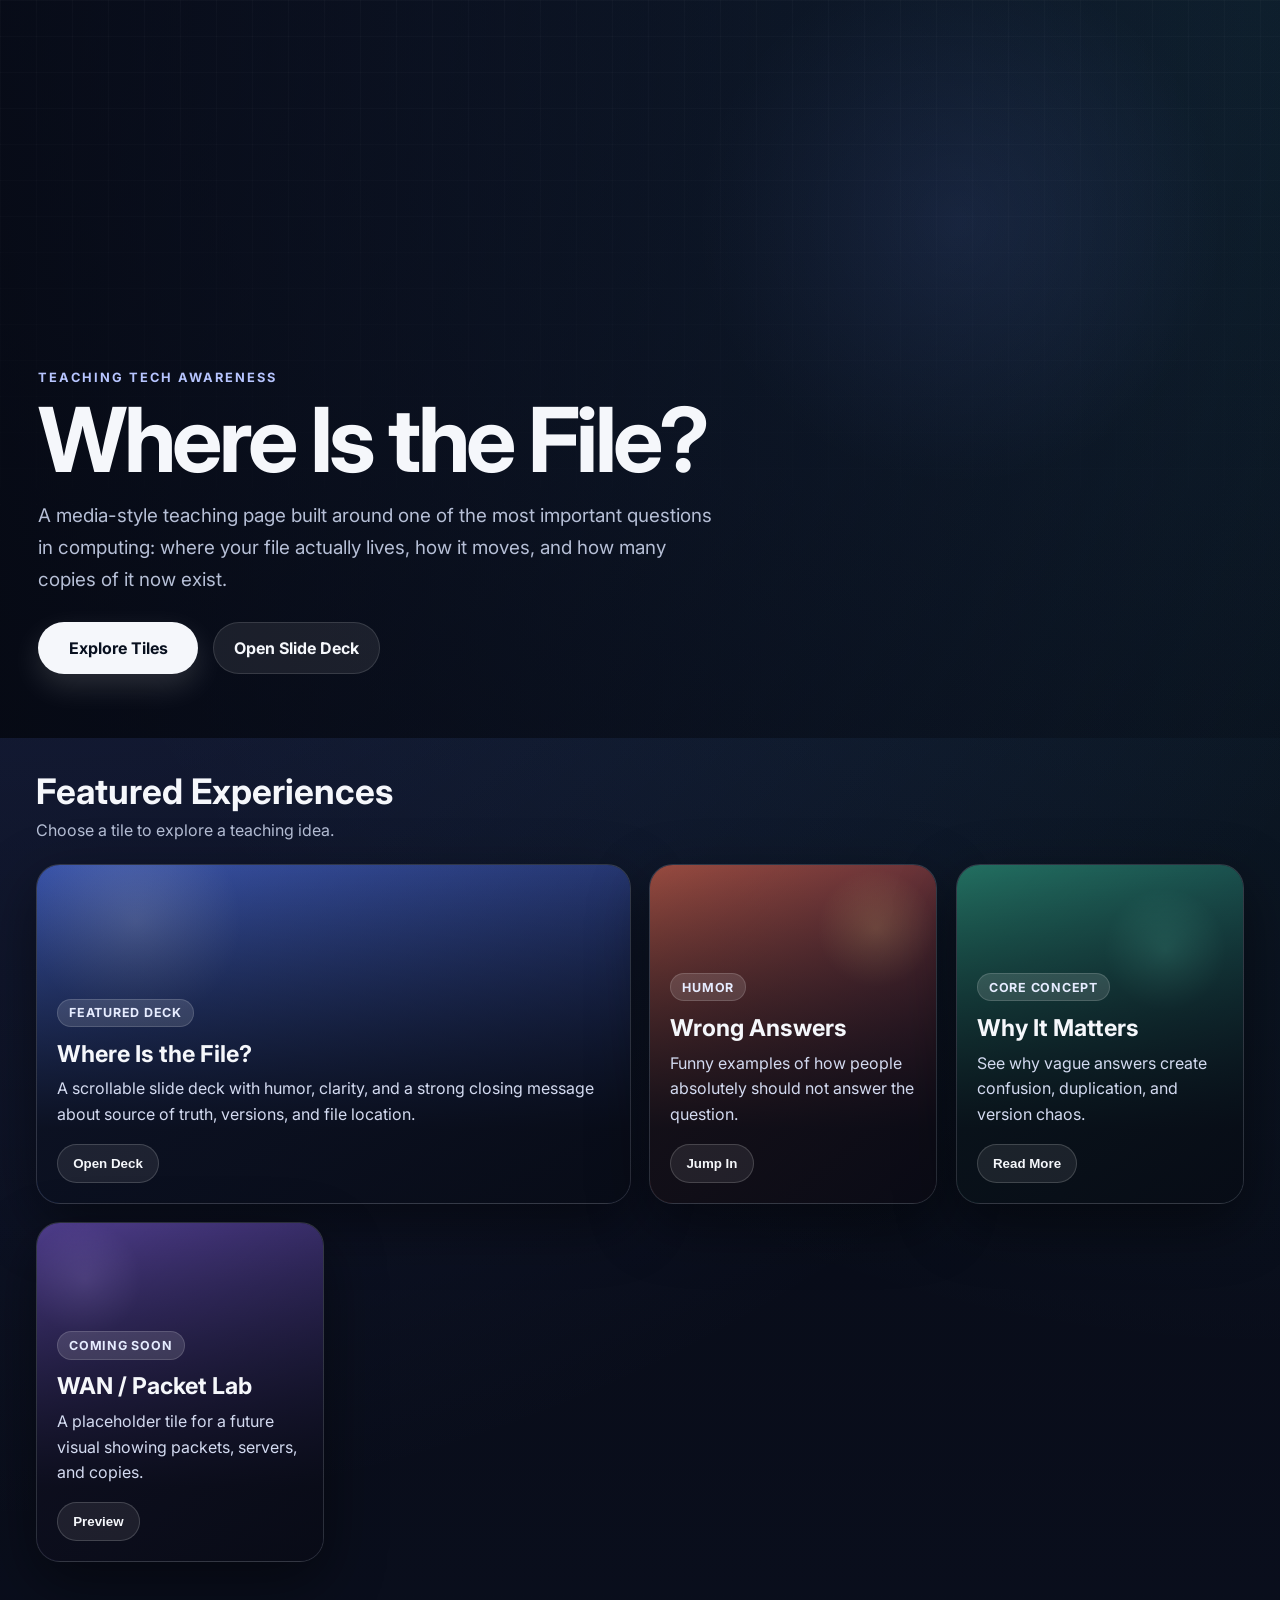
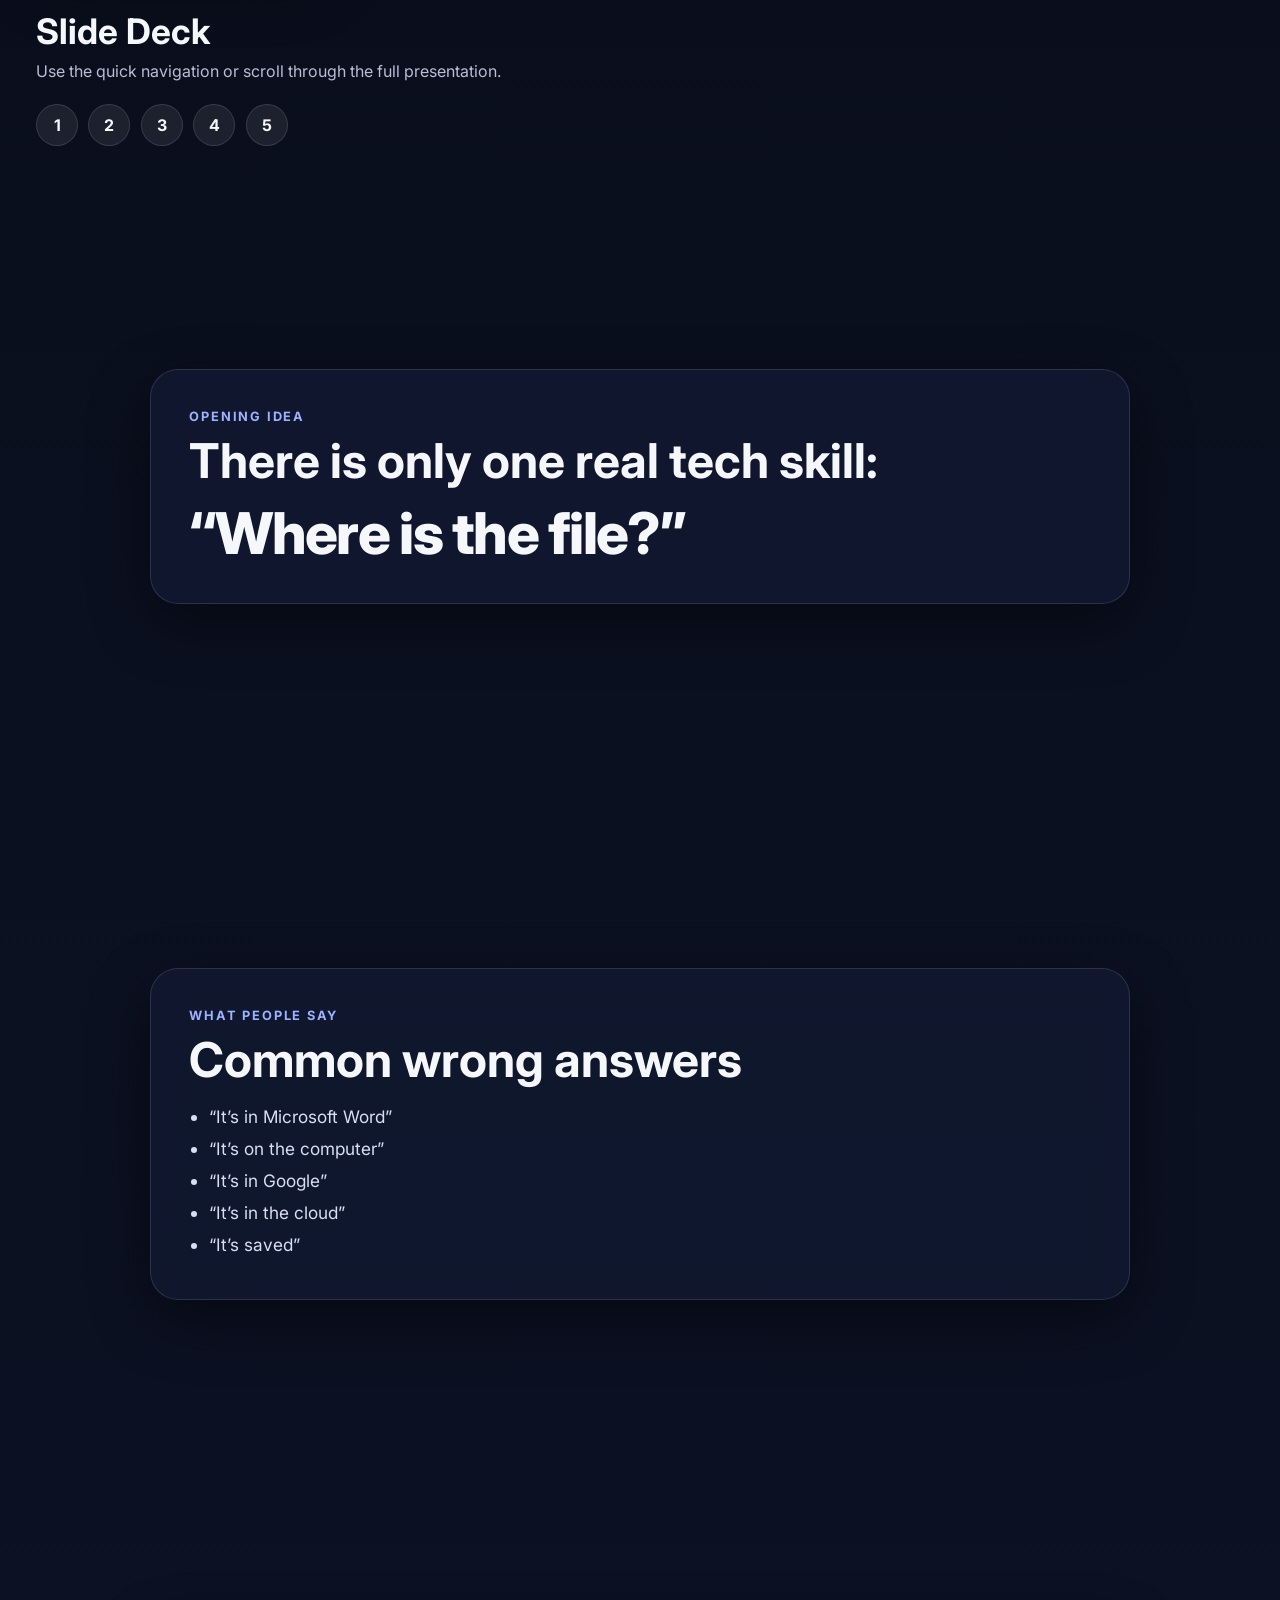
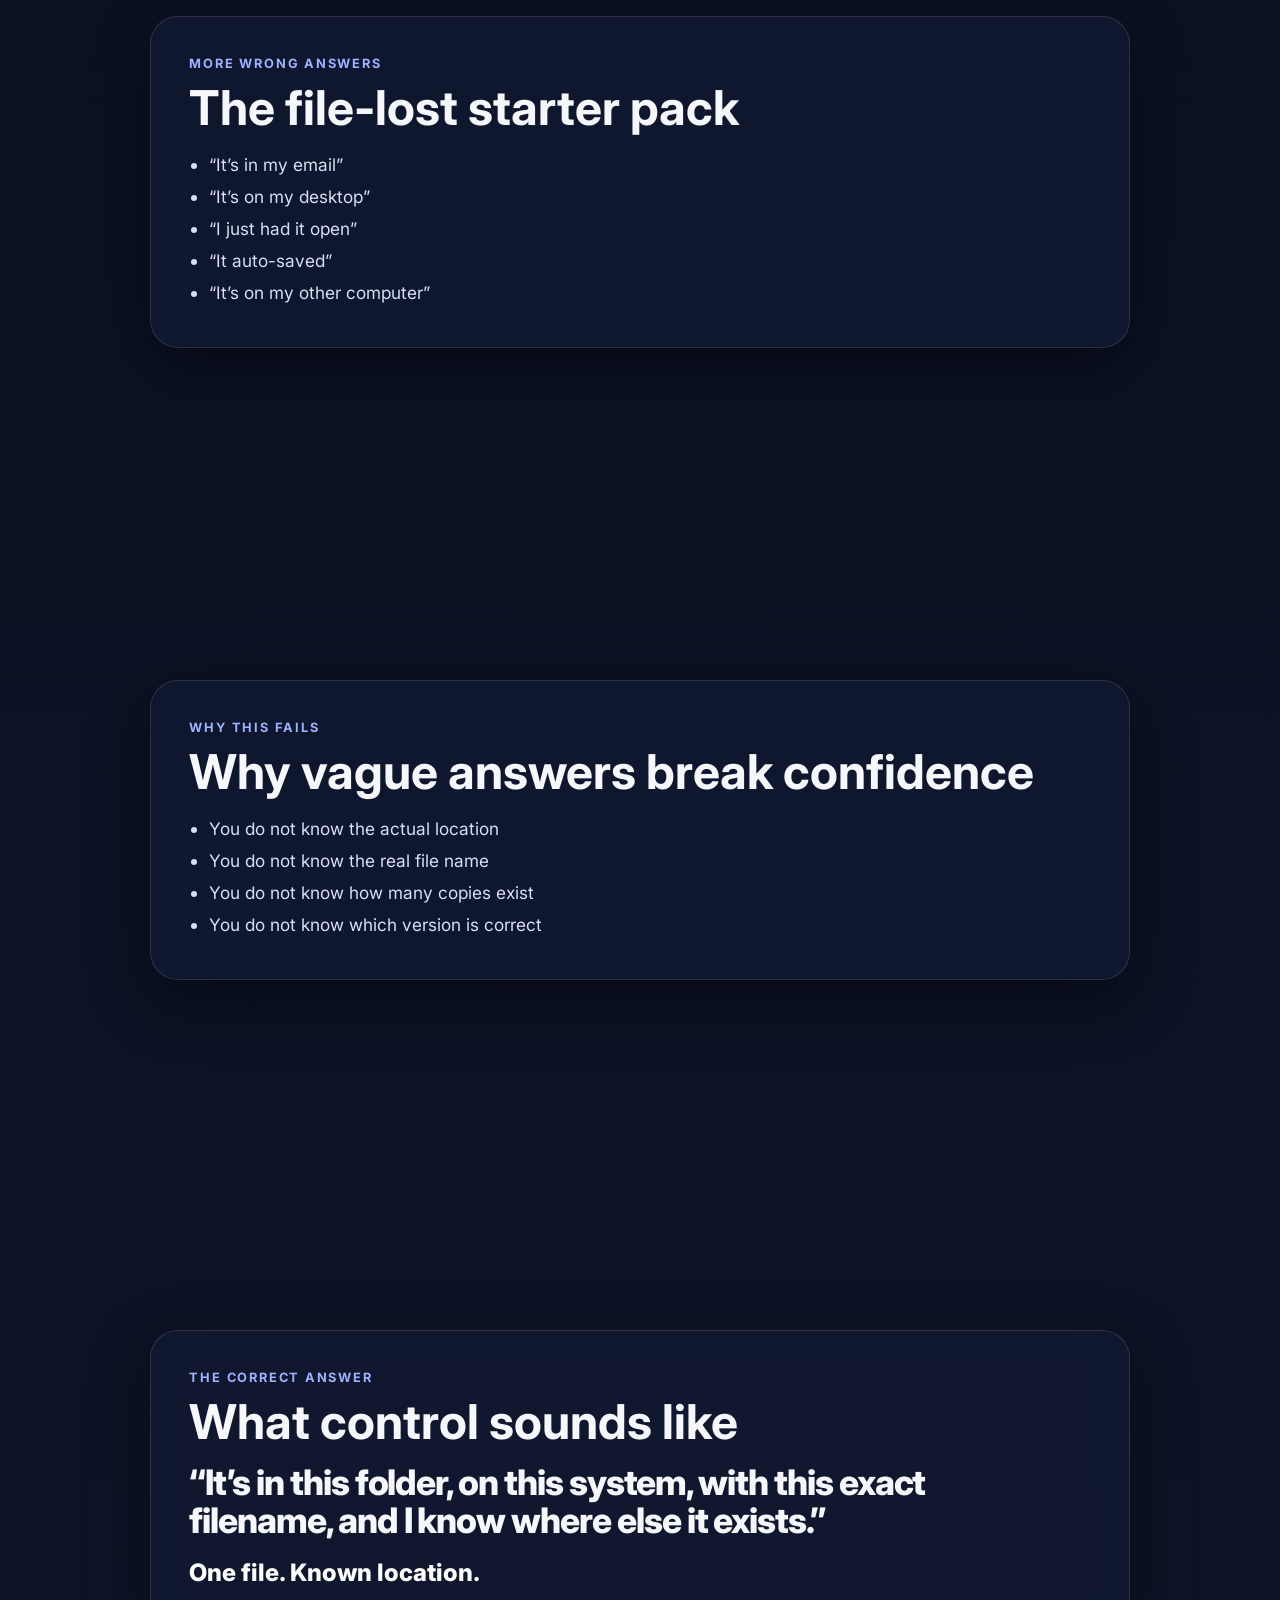
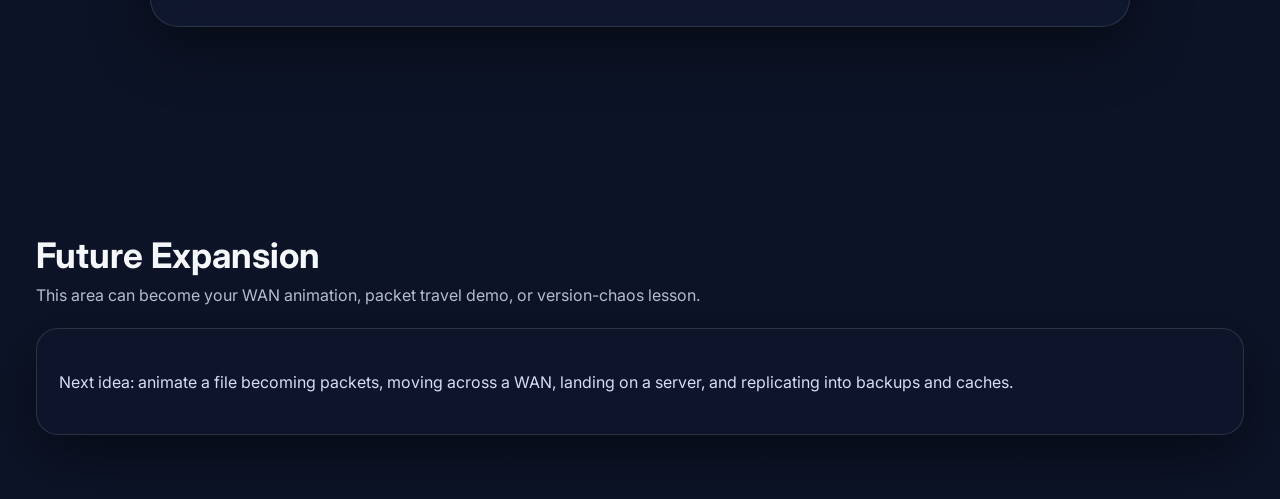
<file: index.html>
<!DOCTYPE html>
<html lang="en">
<head>
  <meta charset="UTF-8" />
  <meta name="viewport" content="width=device-width, initial-scale=1.0" />
  <title>Where Is the File?</title>
  <link rel="preconnect" href="https://fonts.googleapis.com" />
  <link rel="preconnect" href="https://fonts.gstatic.com" crossorigin />
  <link href="https://fonts.googleapis.com/css2?family=Inter:wght@400;500;600;700;800&display=swap" rel="stylesheet" />
  <link rel="stylesheet" href="styles.css" />
</head>
<body>
  <header class="hero">
    <div class="hero-overlay"></div>
    <div class="hero-content">
      <p class="eyebrow">Teaching Tech Awareness</p>
      <h1>Where Is the File?</h1>
      <p class="hero-text">
        A media-style teaching page built around one of the most important questions in computing:
        where your file actually lives, how it moves, and how many copies of it now exist.
      </p>
      <div class="hero-actions">
        <a class="button button-primary" href="#featured">Explore Tiles</a>
        <a class="button button-secondary" href="#deck">Open Slide Deck</a>
      </div>
    </div>
  </header>

  <main>
    <section class="section" id="featured">
      <div class="section-header">
        <h2>Featured Experiences</h2>
        <p>Choose a tile to explore a teaching idea.</p>
      </div>

      <div class="tile-grid">
        <article class="tile featured-tile" data-target="deck">
          <div class="tile-backdrop tile-backdrop-1"></div>
          <div class="tile-content">
            <span class="tile-tag">Featured Deck</span>
            <h3>Where Is the File?</h3>
            <p>
              A scrollable slide deck with humor, clarity, and a strong closing message about
              source of truth, versions, and file location.
            </p>
            <button class="tile-link">Open Deck</button>
          </div>
        </article>

        <article class="tile" data-target="wrong-answers">
          <div class="tile-backdrop tile-backdrop-2"></div>
          <div class="tile-content">
            <span class="tile-tag">Humor</span>
            <h3>Wrong Answers</h3>
            <p>Funny examples of how people absolutely should not answer the question.</p>
            <button class="tile-link">Jump In</button>
          </div>
        </article>

        <article class="tile" data-target="why-it-matters">
          <div class="tile-backdrop tile-backdrop-3"></div>
          <div class="tile-content">
            <span class="tile-tag">Core Concept</span>
            <h3>Why It Matters</h3>
            <p>See why vague answers create confusion, duplication, and version chaos.</p>
            <button class="tile-link">Read More</button>
          </div>
        </article>

        <article class="tile" data-target="future-lab">
          <div class="tile-backdrop tile-backdrop-4"></div>
          <div class="tile-content">
            <span class="tile-tag">Coming Soon</span>
            <h3>WAN / Packet Lab</h3>
            <p>A placeholder tile for a future visual showing packets, servers, and copies.</p>
            <button class="tile-link">Preview</button>
          </div>
        </article>
      </div>
    </section>

    <section class="section deck-section" id="deck">
      <div class="section-header">
        <h2>Slide Deck</h2>
        <p>Use the quick navigation or scroll through the full presentation.</p>
      </div>

      <nav class="deck-nav">
        <a href="#slide-1">1</a>
        <a href="#slide-2">2</a>
        <a href="#slide-3">3</a>
        <a href="#slide-4">4</a>
        <a href="#slide-5">5</a>
      </nav>

      <section class="slide" id="slide-1">
        <div class="slide-card">
          <p class="slide-kicker">Opening Idea</p>
          <h2>There is only one real tech skill:</h2>
          <p class="slide-quote">“Where is the file?”</p>
        </div>
      </section>

      <section class="slide" id="slide-2">
        <div class="slide-card" id="wrong-answers">
          <p class="slide-kicker">What People Say</p>
          <h2>Common wrong answers</h2>
          <ul>
            <li>“It’s in Microsoft Word”</li>
            <li>“It’s on the computer”</li>
            <li>“It’s in Google”</li>
            <li>“It’s in the cloud”</li>
            <li>“It’s saved”</li>
          </ul>
        </div>
      </section>

      <section class="slide" id="slide-3">
        <div class="slide-card">
          <p class="slide-kicker">More Wrong Answers</p>
          <h2>The file-lost starter pack</h2>
          <ul>
            <li>“It’s in my email”</li>
            <li>“It’s on my desktop”</li>
            <li>“I just had it open”</li>
            <li>“It auto-saved”</li>
            <li>“It’s on my other computer”</li>
          </ul>
        </div>
      </section>

      <section class="slide" id="slide-4">
        <div class="slide-card" id="why-it-matters">
          <p class="slide-kicker">Why This Fails</p>
          <h2>Why vague answers break confidence</h2>
          <ul>
            <li>You do not know the actual location</li>
            <li>You do not know the real file name</li>
            <li>You do not know how many copies exist</li>
            <li>You do not know which version is correct</li>
          </ul>
        </div>
      </section>

      <section class="slide" id="slide-5">
        <div class="slide-card">
          <p class="slide-kicker">The Correct Answer</p>
          <h2>What control sounds like</h2>
          <p class="slide-quote small-quote">
            “It’s in this folder, on this system, with this exact filename, and I know where else it exists.”
          </p>
          <p class="closing-line">One file. Known location.</p>
        </div>
      </section>
    </section>

    <section class="section" id="future-lab">
      <div class="section-header">
        <h2>Future Expansion</h2>
        <p>This area can become your WAN animation, packet travel demo, or version-chaos lesson.</p>
      </div>
      <div class="placeholder-panel">
        <p>Next idea: animate a file becoming packets, moving across a WAN, landing on a server, and replicating into backups and caches.</p>
      </div>
    </section>
  </main>

  <script src="script.js"></script>
</body>
</html>
</file>
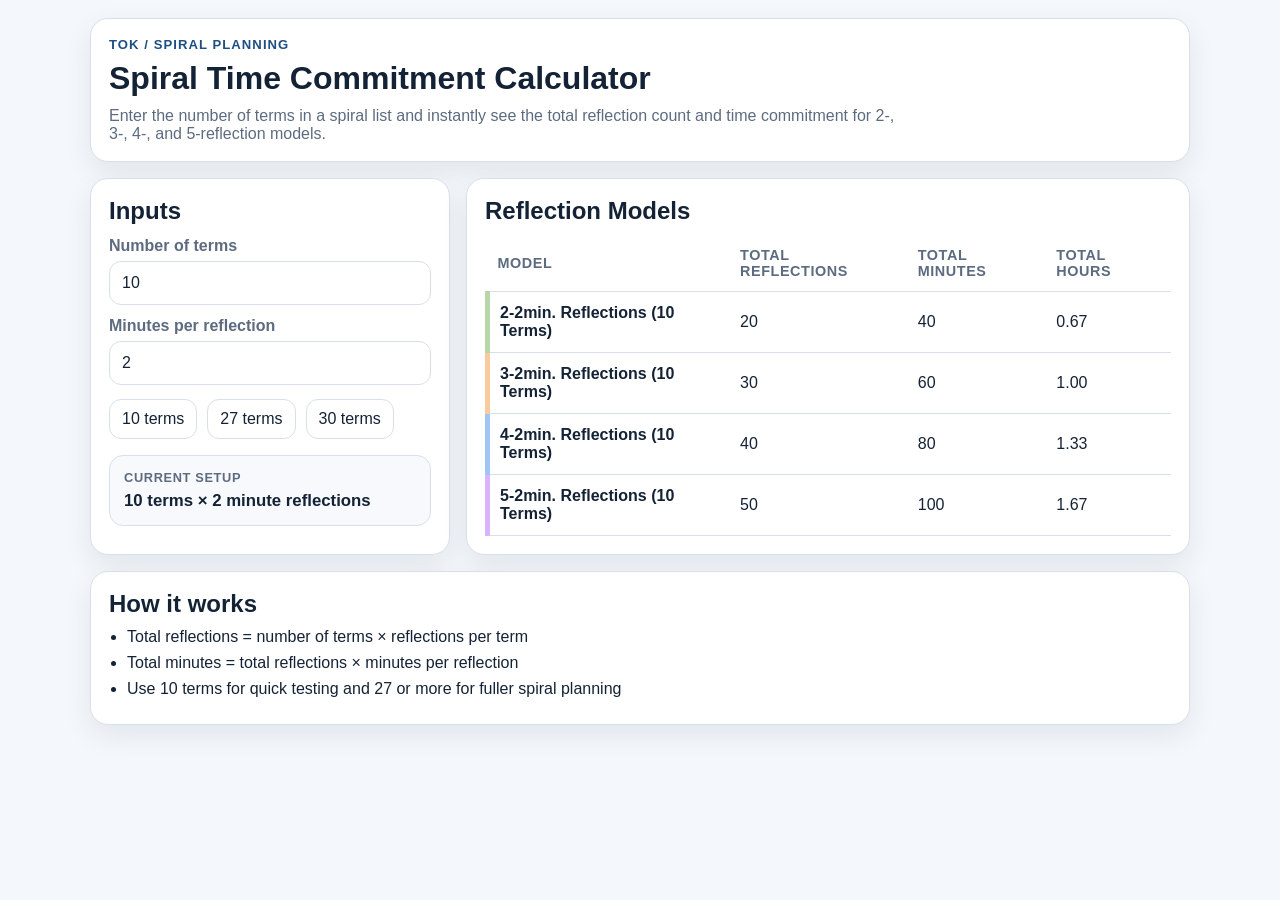
<file: spiral-time-commitment-calculator/index.html>
<!DOCTYPE html>
<html lang="en">
<head>
  <meta charset="UTF-8" />
  <meta name="viewport" content="width=device-width, initial-scale=1.0" />
  <title>Spiral Time Commitment Calculator</title>
  <link rel="stylesheet" href="style.css" />
  <link rel="icon" href="data:,">
</head>
<body>
  <main class="wrap">
    <header class="hero">
      <p class="eyebrow">TOK / Spiral Planning</p>
      <h1>Spiral Time Commitment Calculator</h1>
      <p>Enter the number of terms in a spiral list and instantly see the total reflection count and time commitment for 2-, 3-, 4-, and 5-reflection models.</p>
    </header>

    <section class="grid">
      <section class="card controls-card">
        <h2>Inputs</h2>

        <label for="termCount">Number of terms</label>
        <input id="termCount" type="number" min="1" step="1" value="10" />

        <label for="minutesPerReflection">Minutes per reflection</label>
        <input id="minutesPerReflection" type="number" min="1" step="1" value="2" />

        <div class="quick-buttons">
          <button type="button" data-terms="10">10 terms</button>
          <button type="button" data-terms="27">27 terms</button>
          <button type="button" data-terms="30">30 terms</button>
        </div>

        <div class="summary-box">
          <div class="summary-label">Current setup</div>
          <div id="summaryText" class="summary-text"></div>
        </div>
      </section>

      <section class="card results-card">
        <h2>Reflection Models</h2>
        <div class="table-wrap">
          <table>
            <thead>
              <tr>
                <th>Model</th>
                <th>Total Reflections</th>
                <th>Total Minutes</th>
                <th>Total Hours</th>
              </tr>
            </thead>
            <tbody id="resultsBody"></tbody>
          </table>
        </div>
      </section>
    </section>

    <section class="card notes-card">
      <h2>How it works</h2>
      <ul>
        <li>Total reflections = number of terms × reflections per term</li>
        <li>Total minutes = total reflections × minutes per reflection</li>
        <li>Use 10 terms for quick testing and 27 or more for fuller spiral planning</li>
      </ul>
    </section>
  </main>

  <script src="app.js"></script>
</body>
</html>
</file>
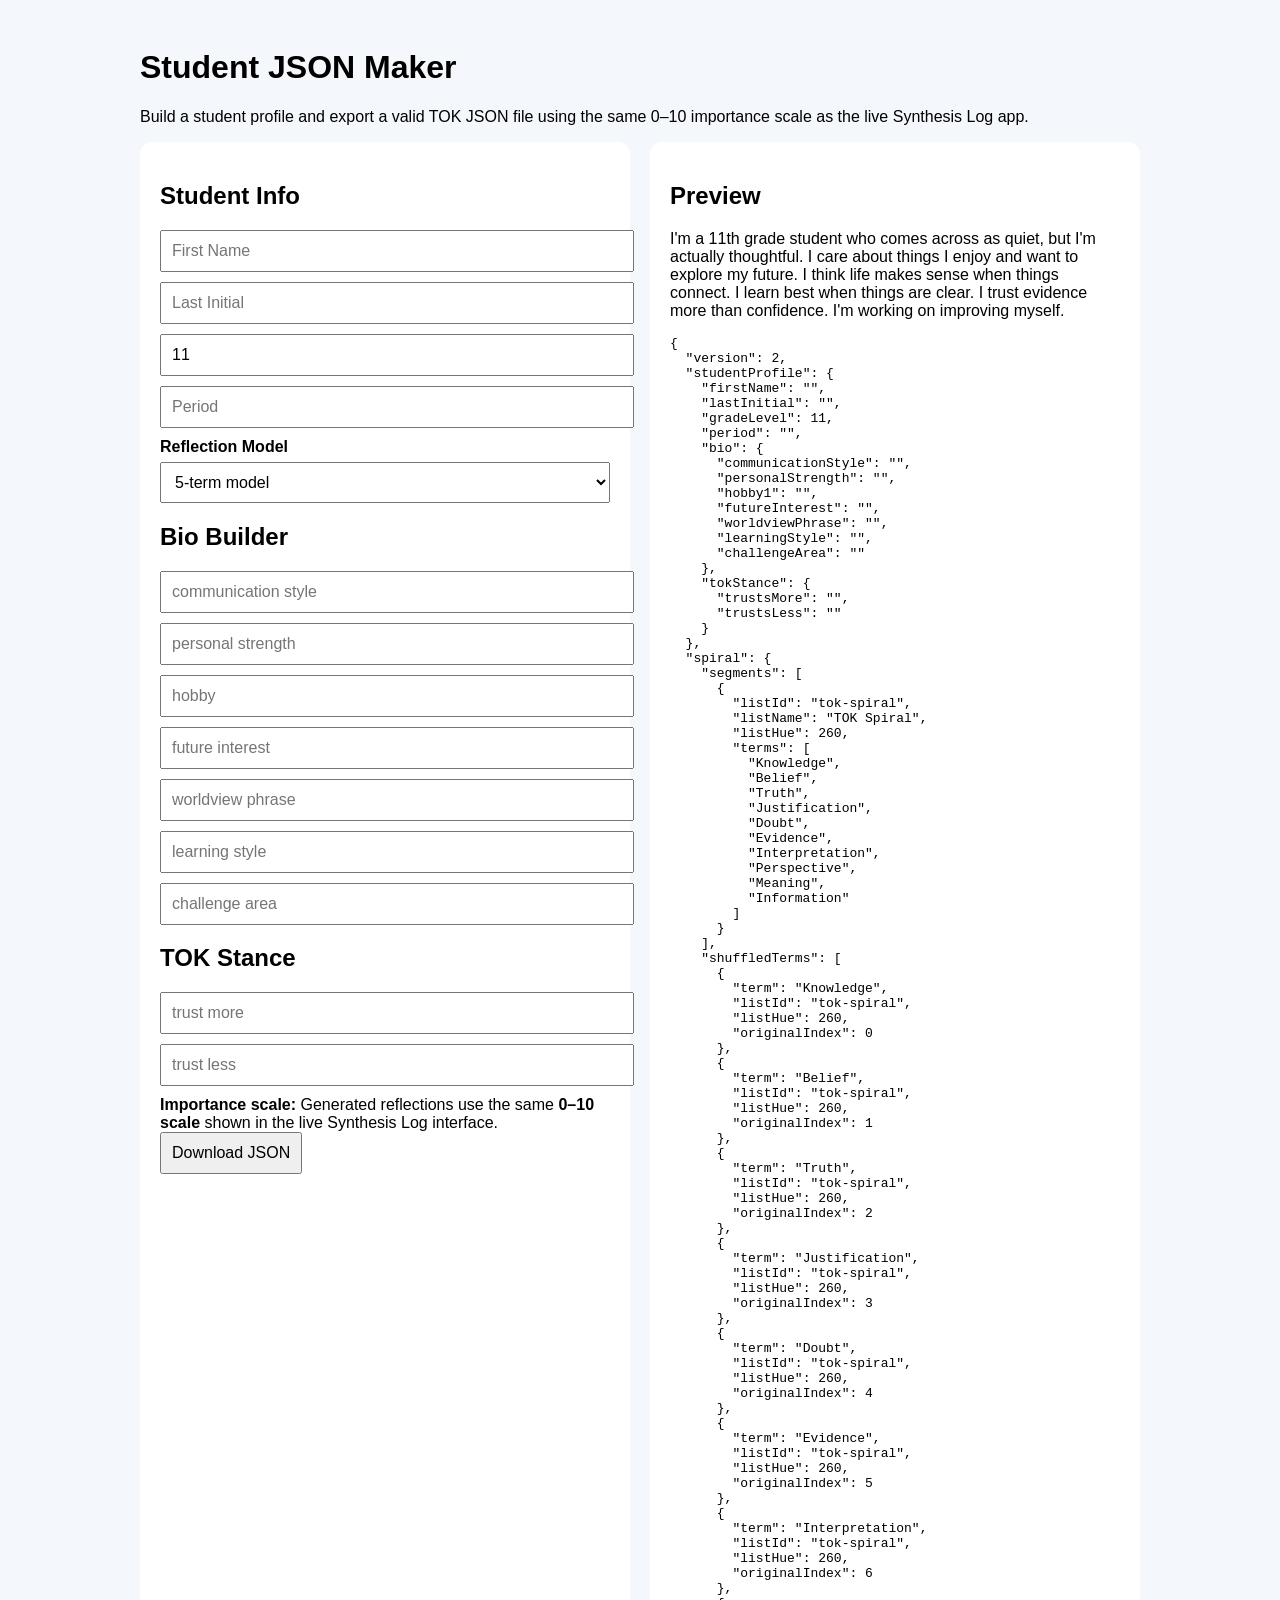
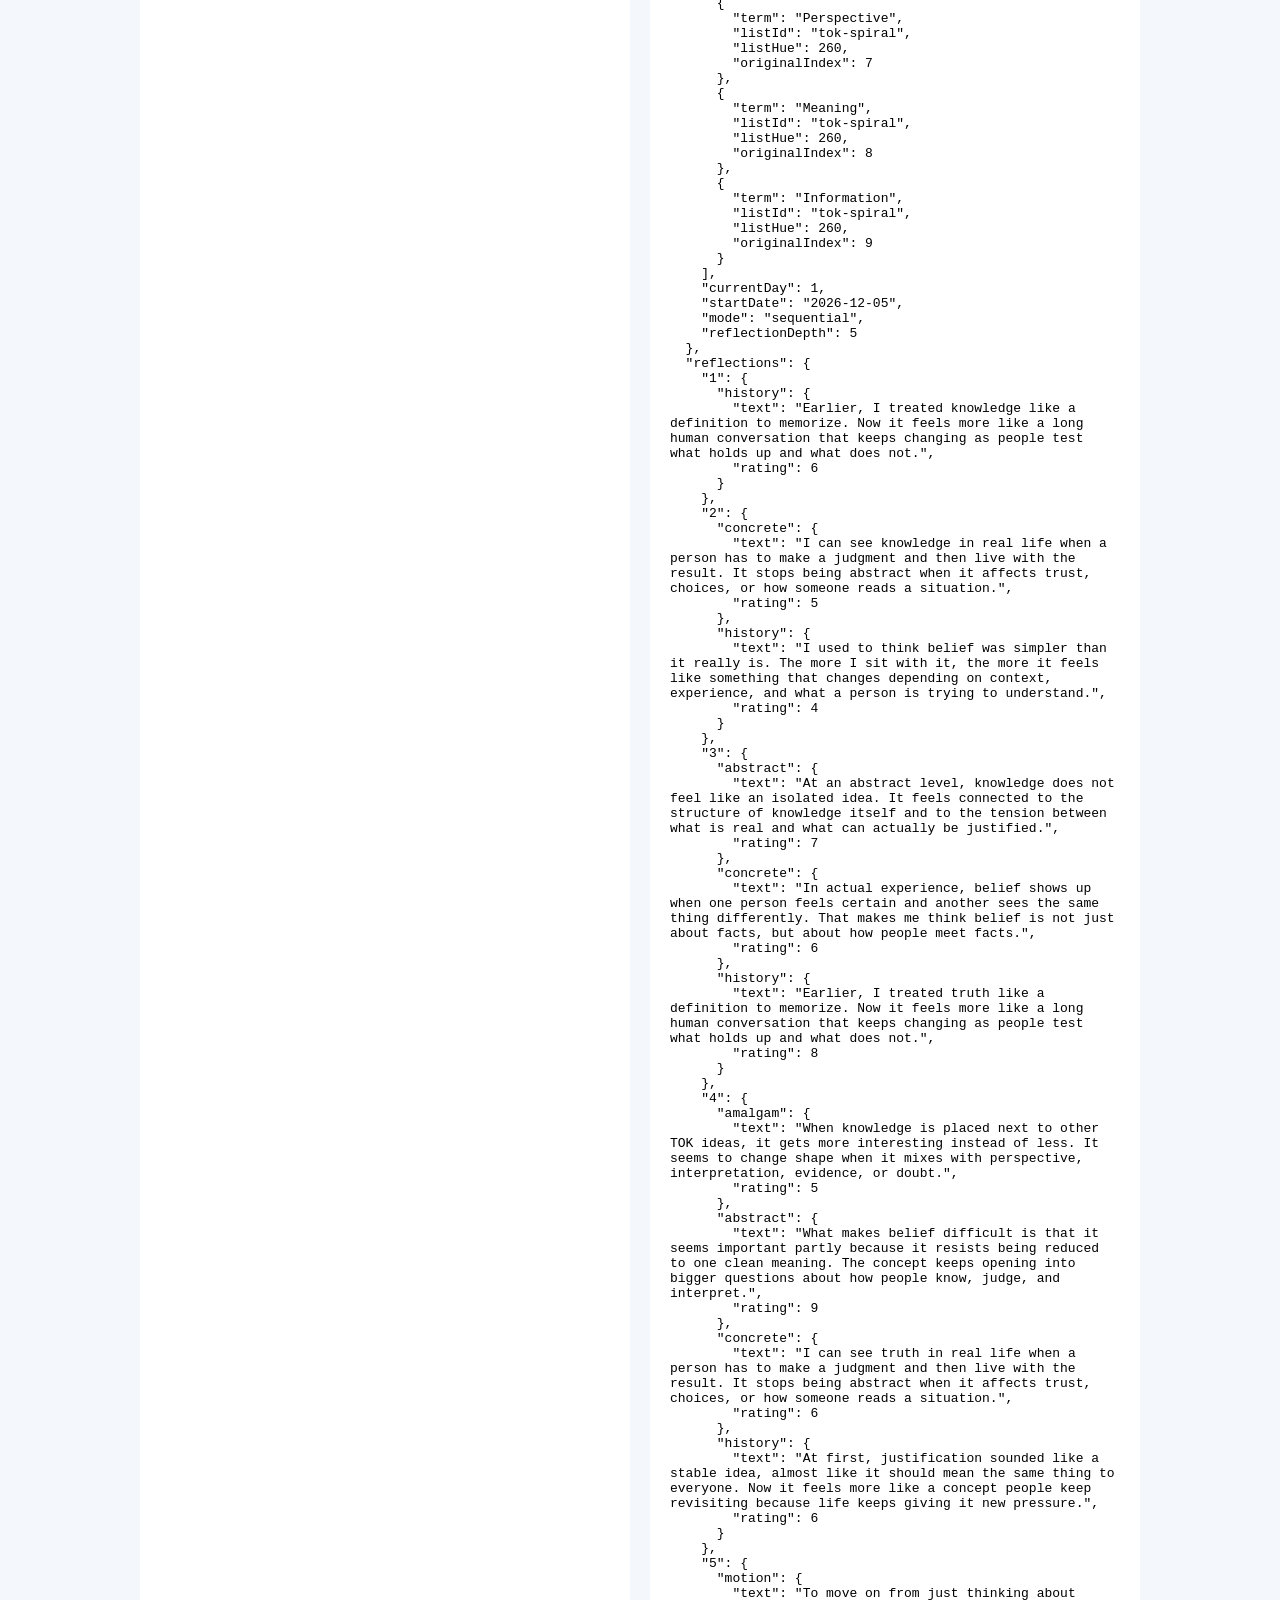
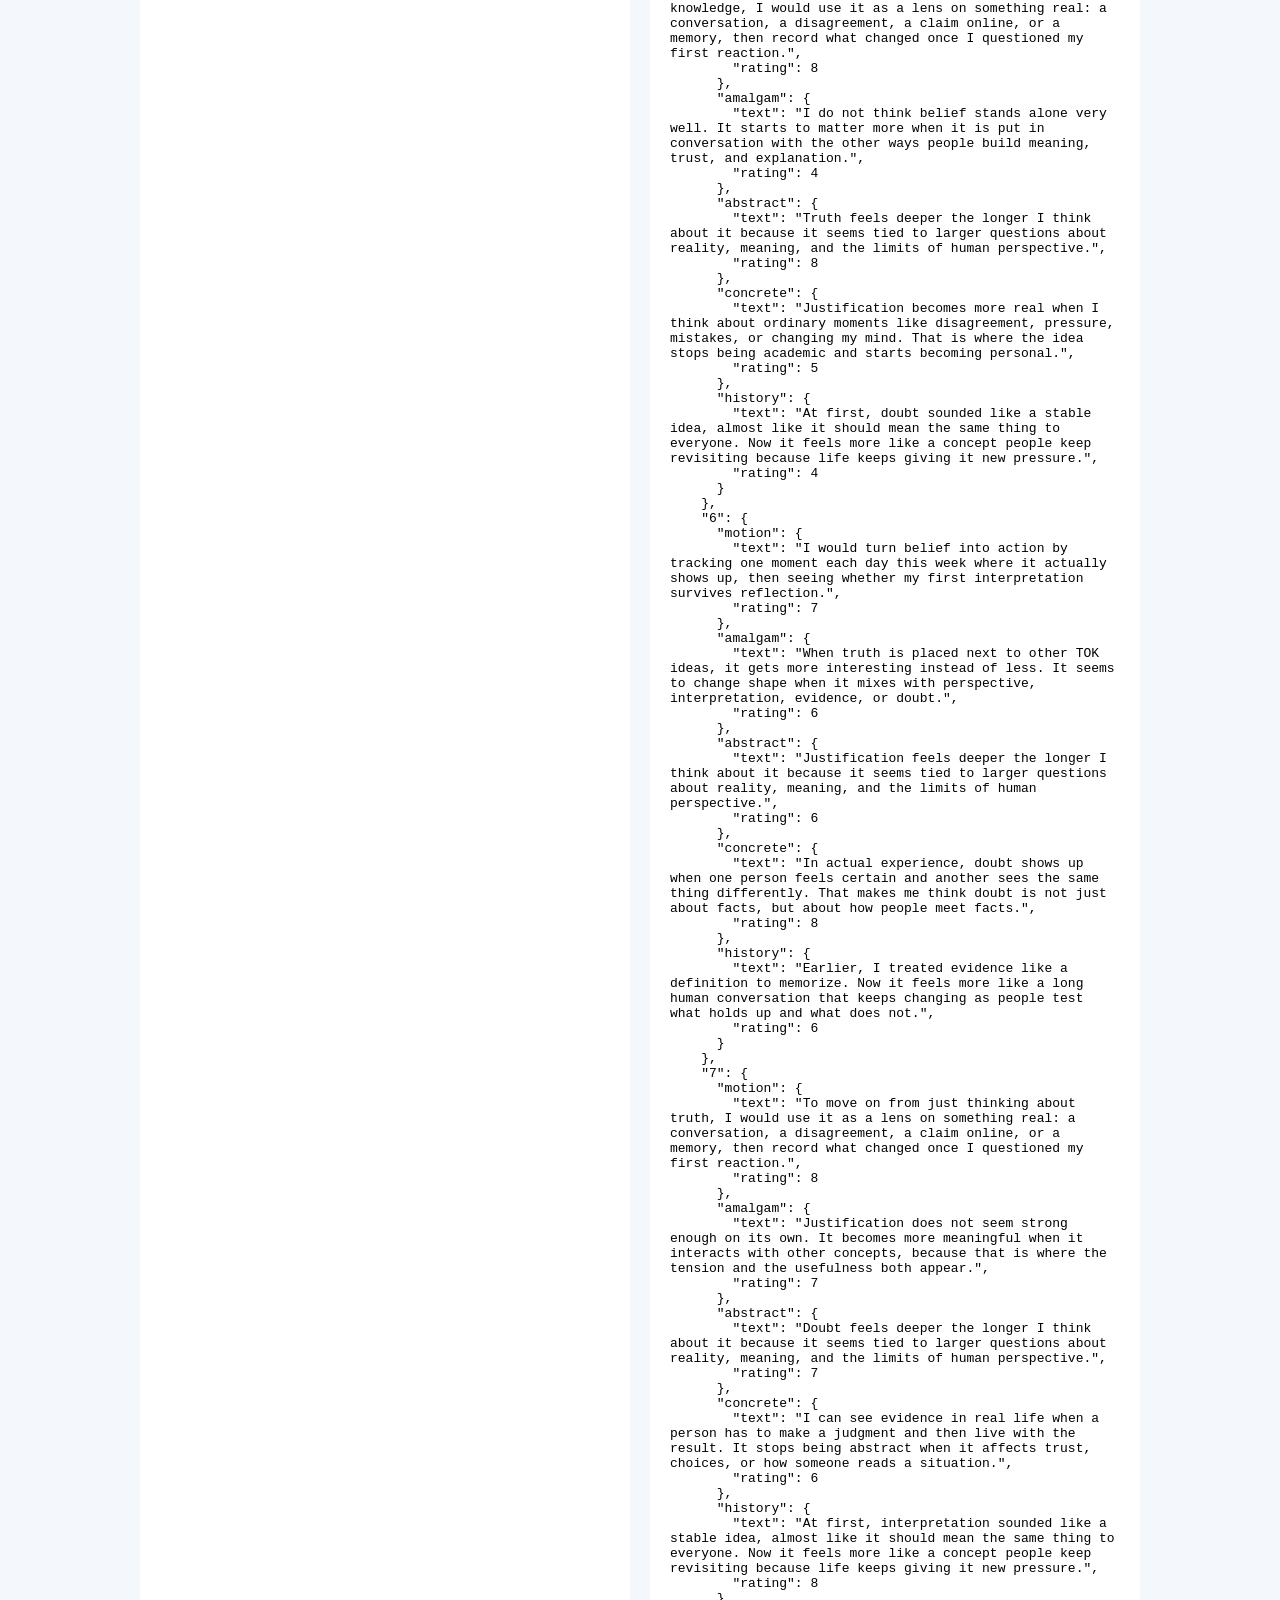
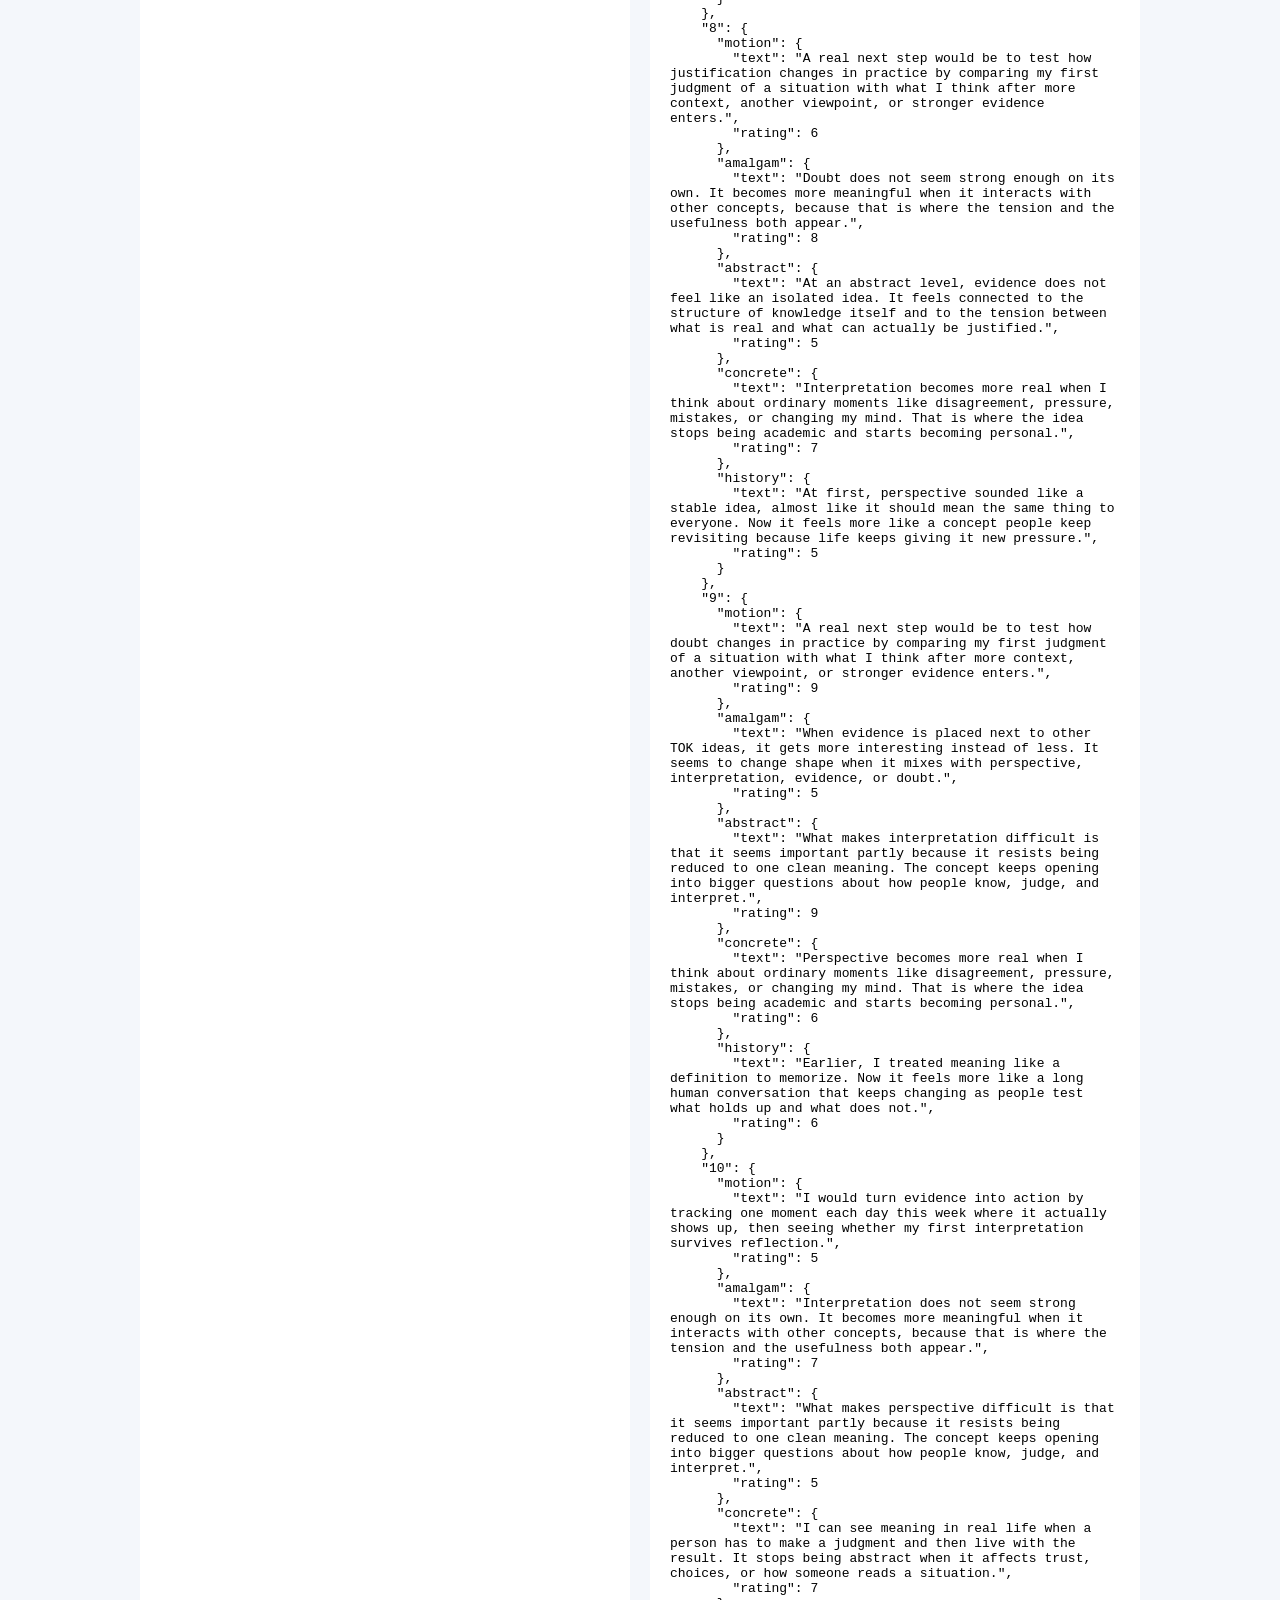
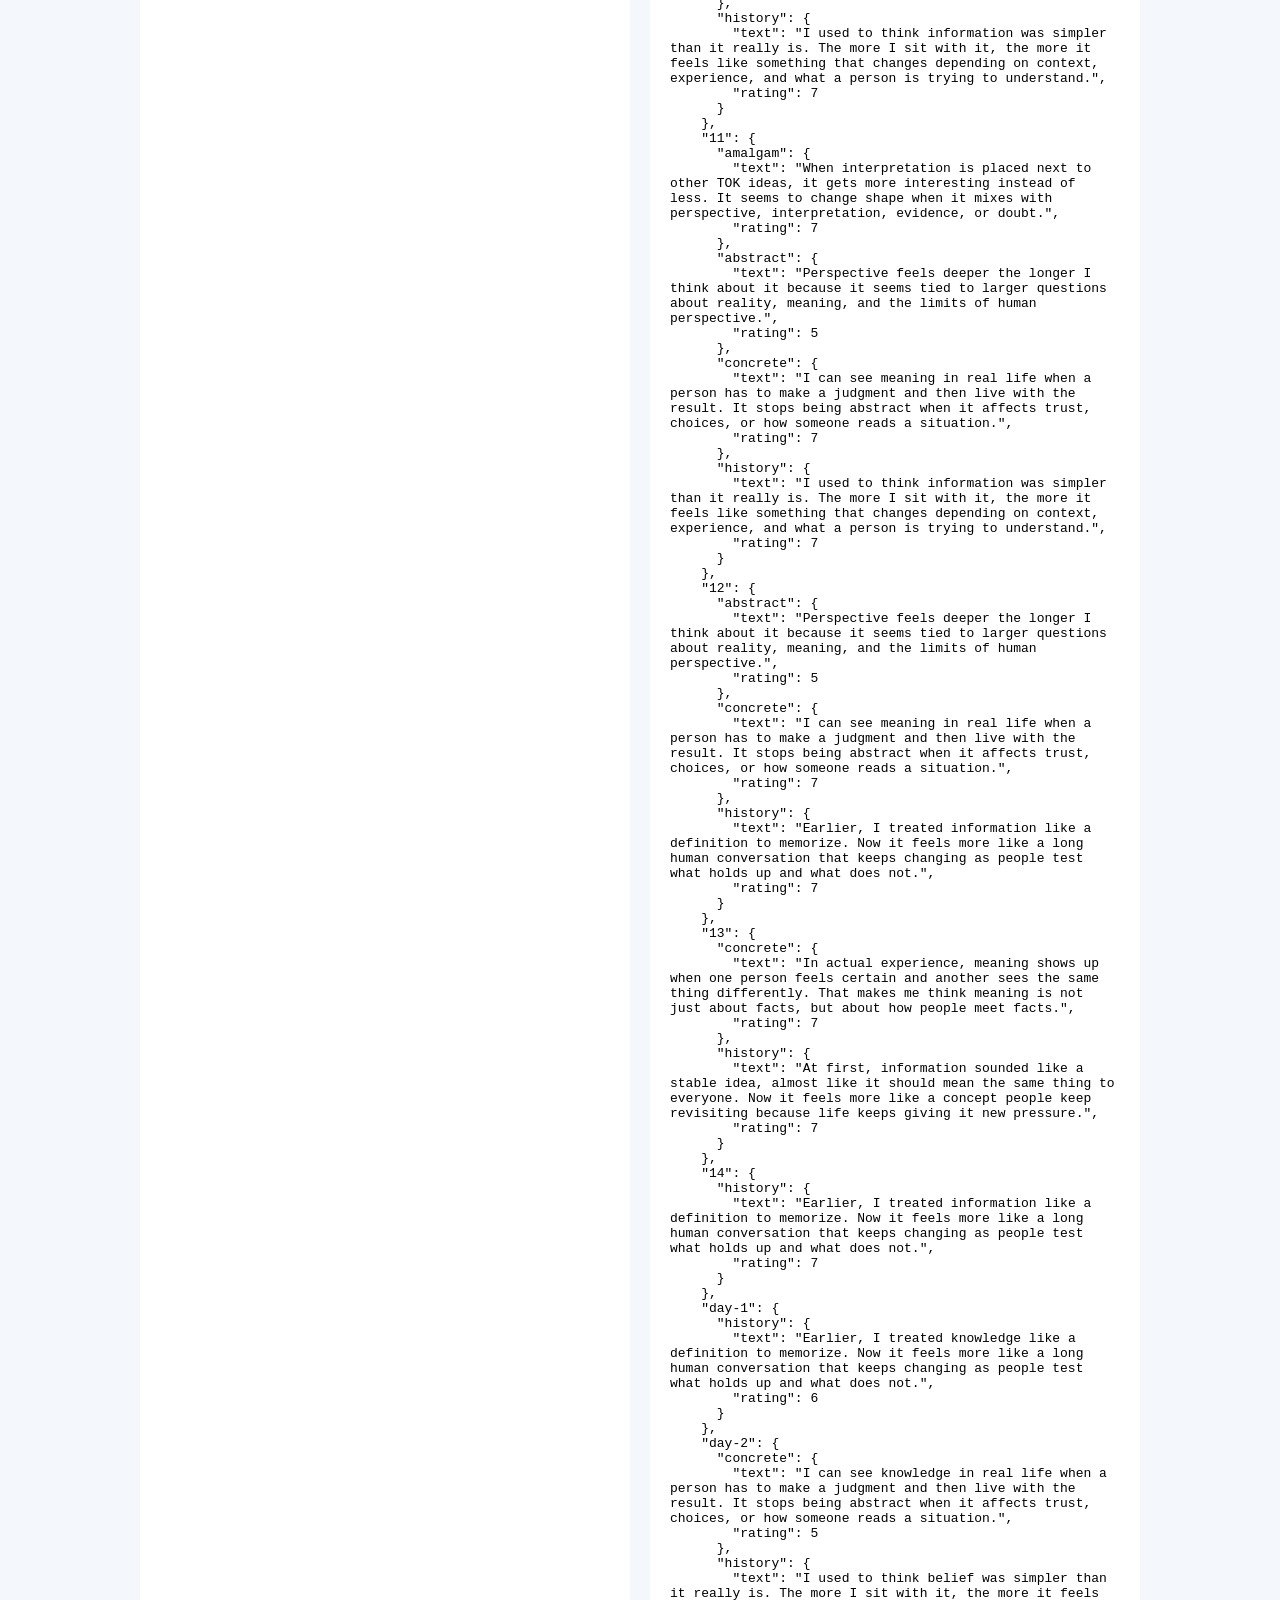
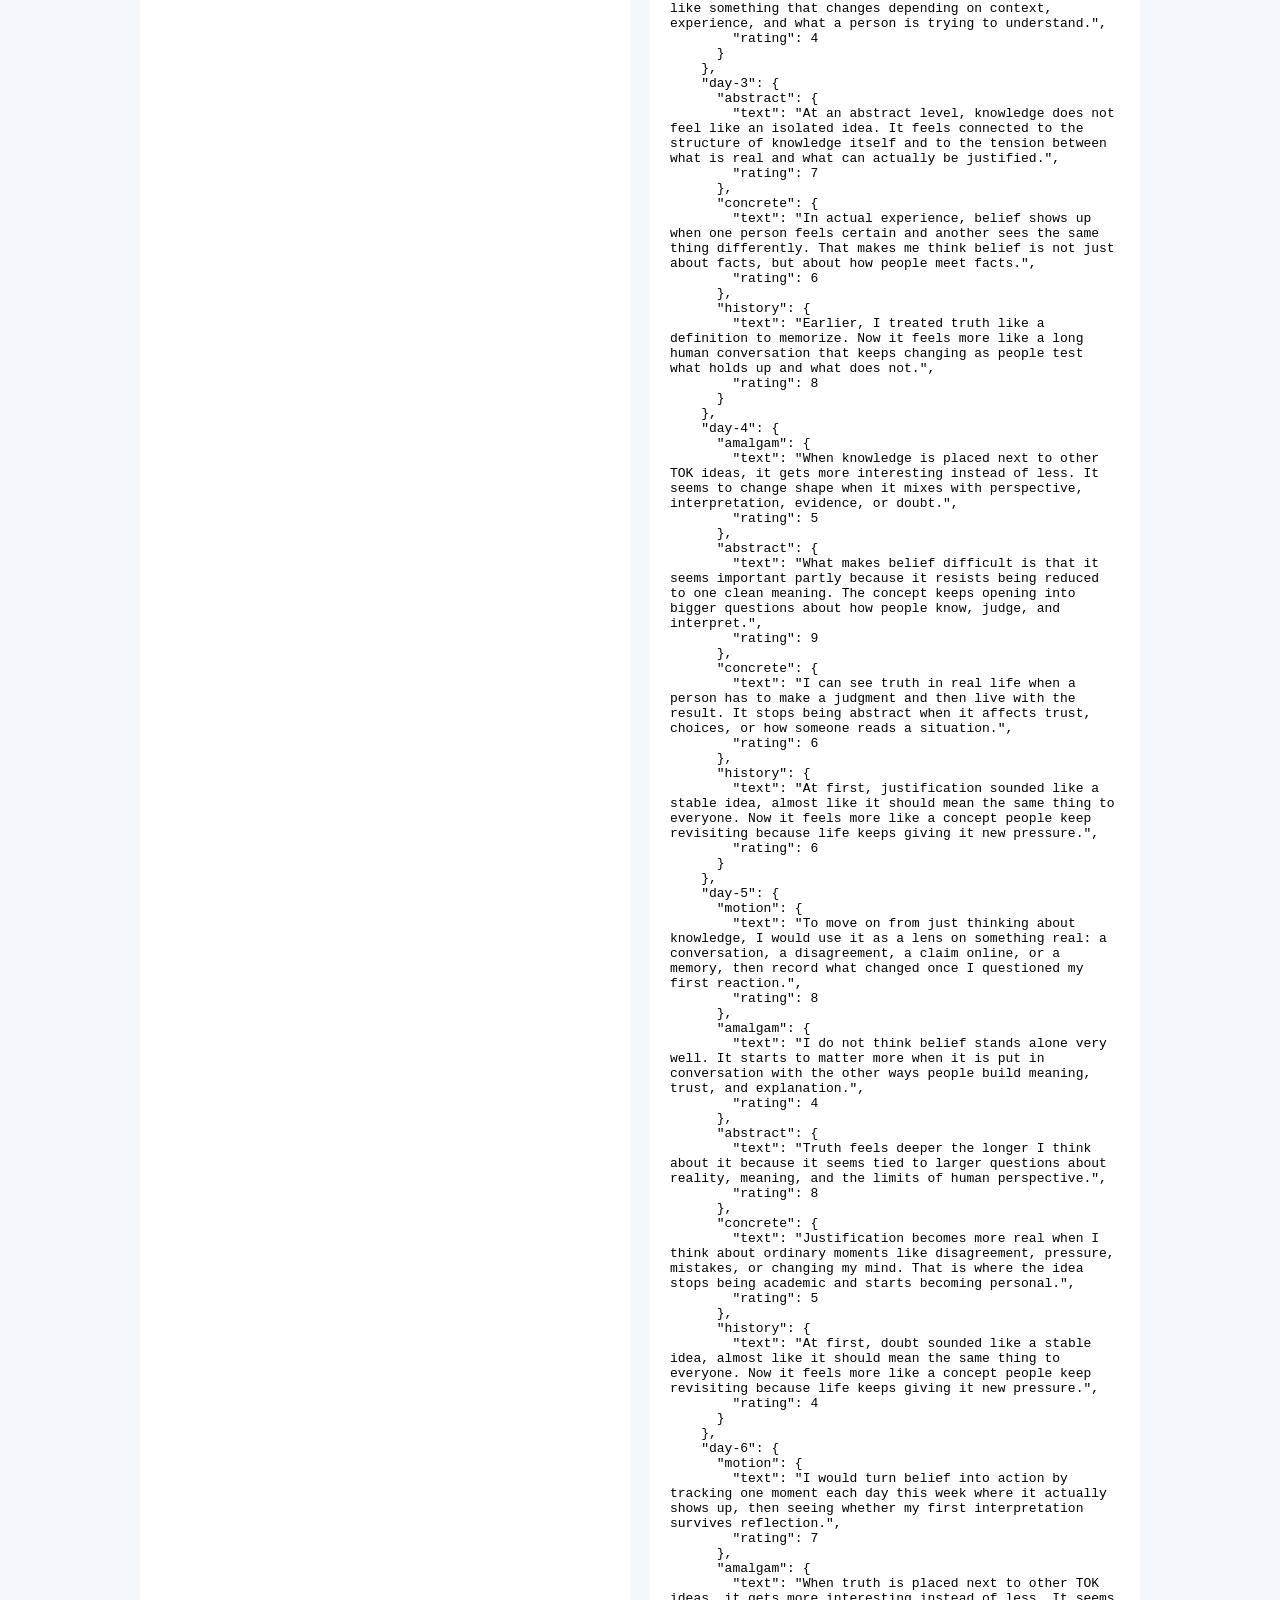
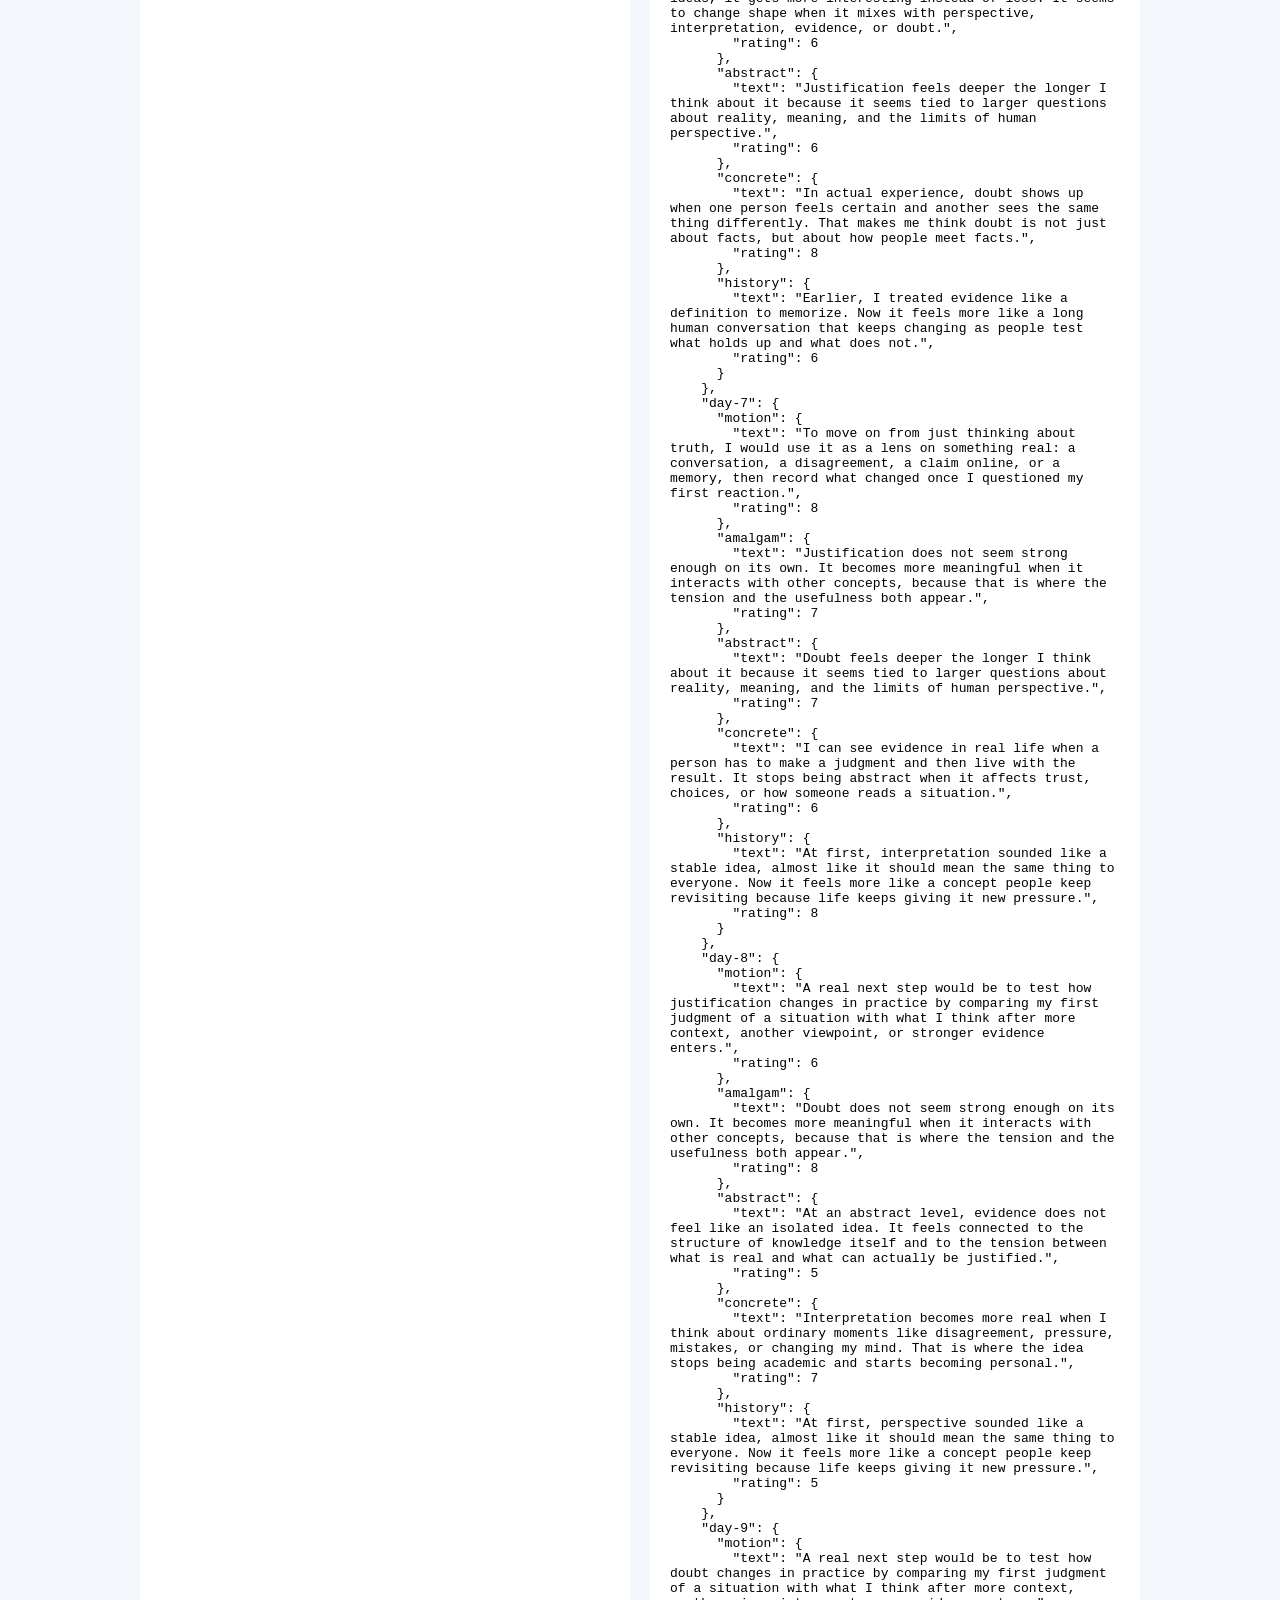
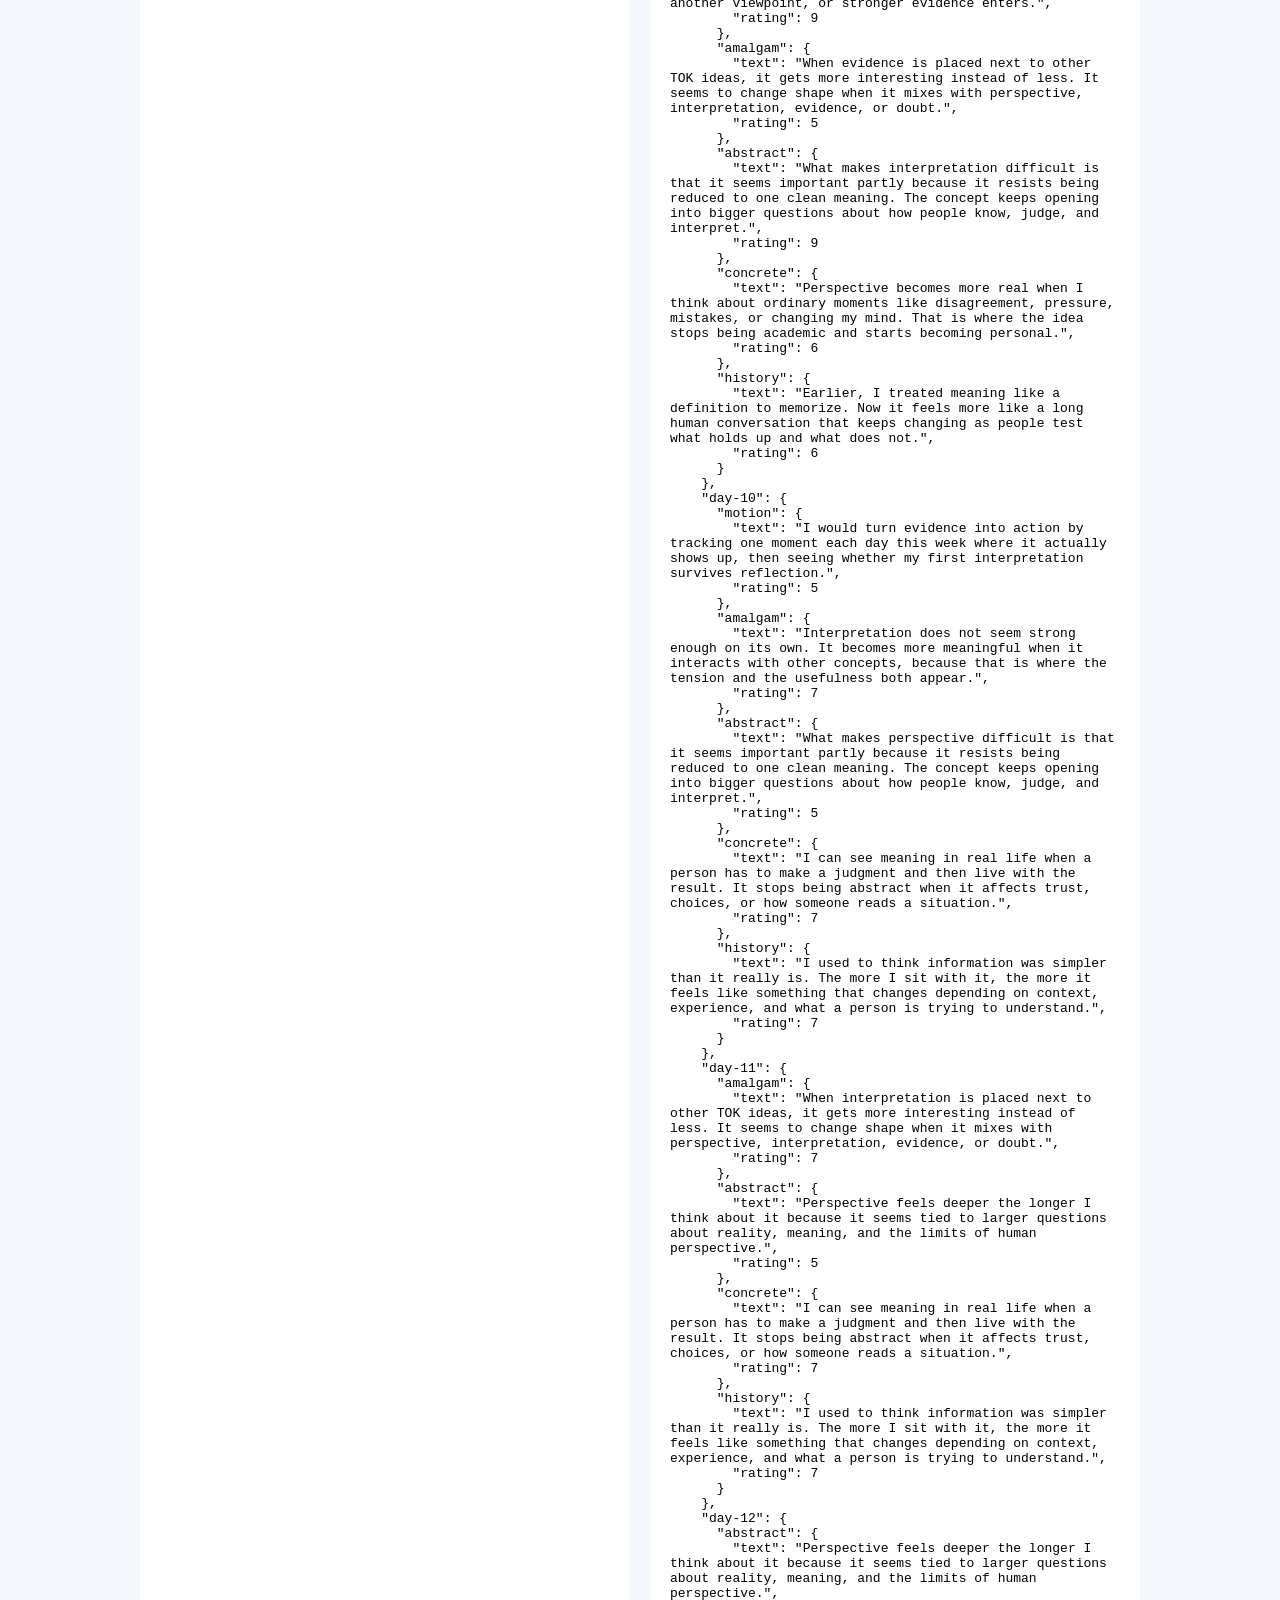
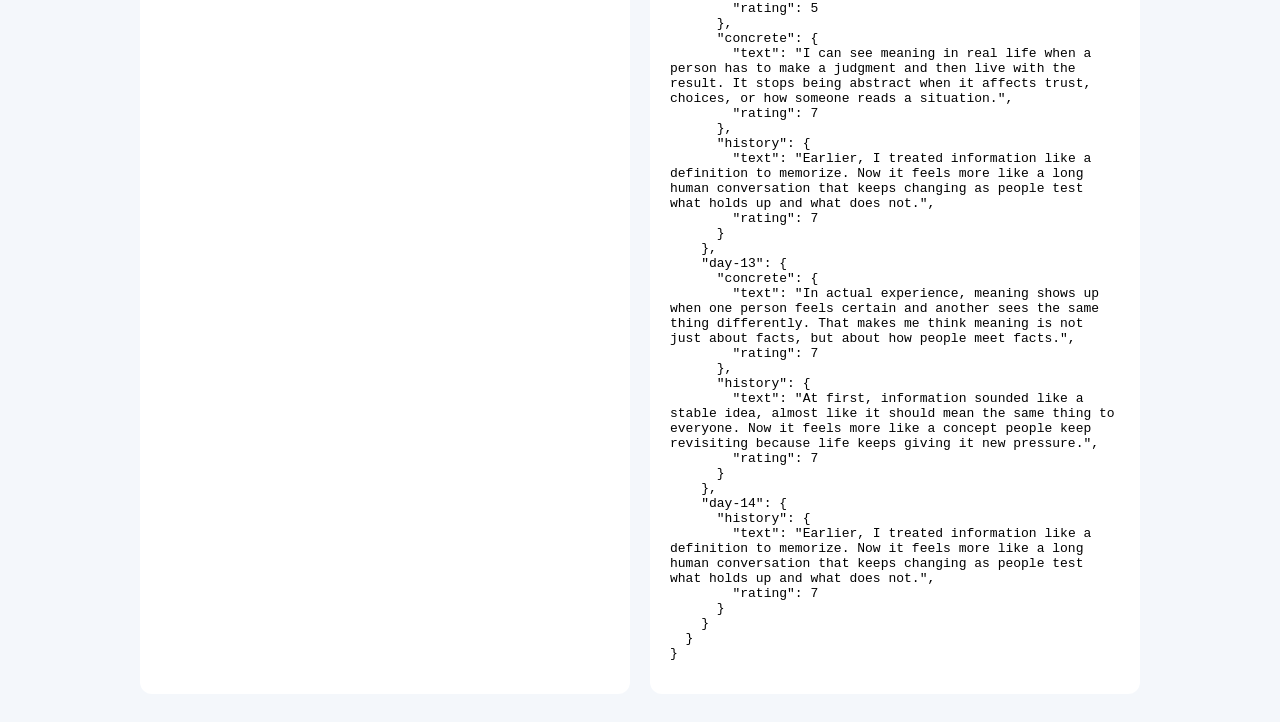
<file: student-maker/index.html>
<!DOCTYPE html>
<html lang="en">
<head>
  <meta charset="UTF-8" />
  <meta name="viewport" content="width=device-width, initial-scale=1.0" />
  <title>Student JSON Maker</title>
  <link rel="stylesheet" href="style.css" />
  <link rel="icon" href="data:,">
</head>
<body>

<main class="wrap">

  <header class="hero">
    <h1>Student JSON Maker</h1>
    <p>Build a student profile and export a valid TOK JSON file using the same 0–10 importance scale as the live Synthesis Log app.</p>
  </header>

  <section class="grid">

    <form id="form" class="card">

      <h2>Student Info</h2>

      <input name="firstName" placeholder="First Name" />
      <input name="lastInitial" placeholder="Last Initial" maxlength="1" />
      <input name="gradeLevel" type="number" value="11" />
      <input name="period" placeholder="Period" />

      <label for="reflectionDepth">Reflection Model</label>
      <select name="reflectionDepth" id="reflectionDepth">
        <option value="3">3-term model</option>
        <option value="4">4-term model</option>
        <option value="5" selected>5-term model</option>
      </select>

      <h2>Bio Builder</h2>

      <input name="communicationStyle" placeholder="communication style" />
      <input name="personalStrength" placeholder="personal strength" />
      <input name="hobby1" placeholder="hobby" />
      <input name="futureInterest" placeholder="future interest" />
      <input name="worldviewPhrase" placeholder="worldview phrase" />
      <input name="learningStyle" placeholder="learning style" />
      <input name="challengeArea" placeholder="challenge area" />

      <h2>TOK Stance</h2>

      <input name="trustsMore" placeholder="trust more" />
      <input name="trustsLess" placeholder="trust less" />

      <div class="note-box">
        <strong>Importance scale:</strong> Generated reflections use the same <strong>0–10 scale</strong> shown in the live Synthesis Log interface.
      </div>

      <button type="button" id="download">Download JSON</button>

    </form>

    <section class="card">
      <h2>Preview</h2>
      <p id="preview"></p>
      <pre id="json"></pre>
    </section>

  </section>

</main>

<script src="app.js"></script>
</body>
</html>
</file>
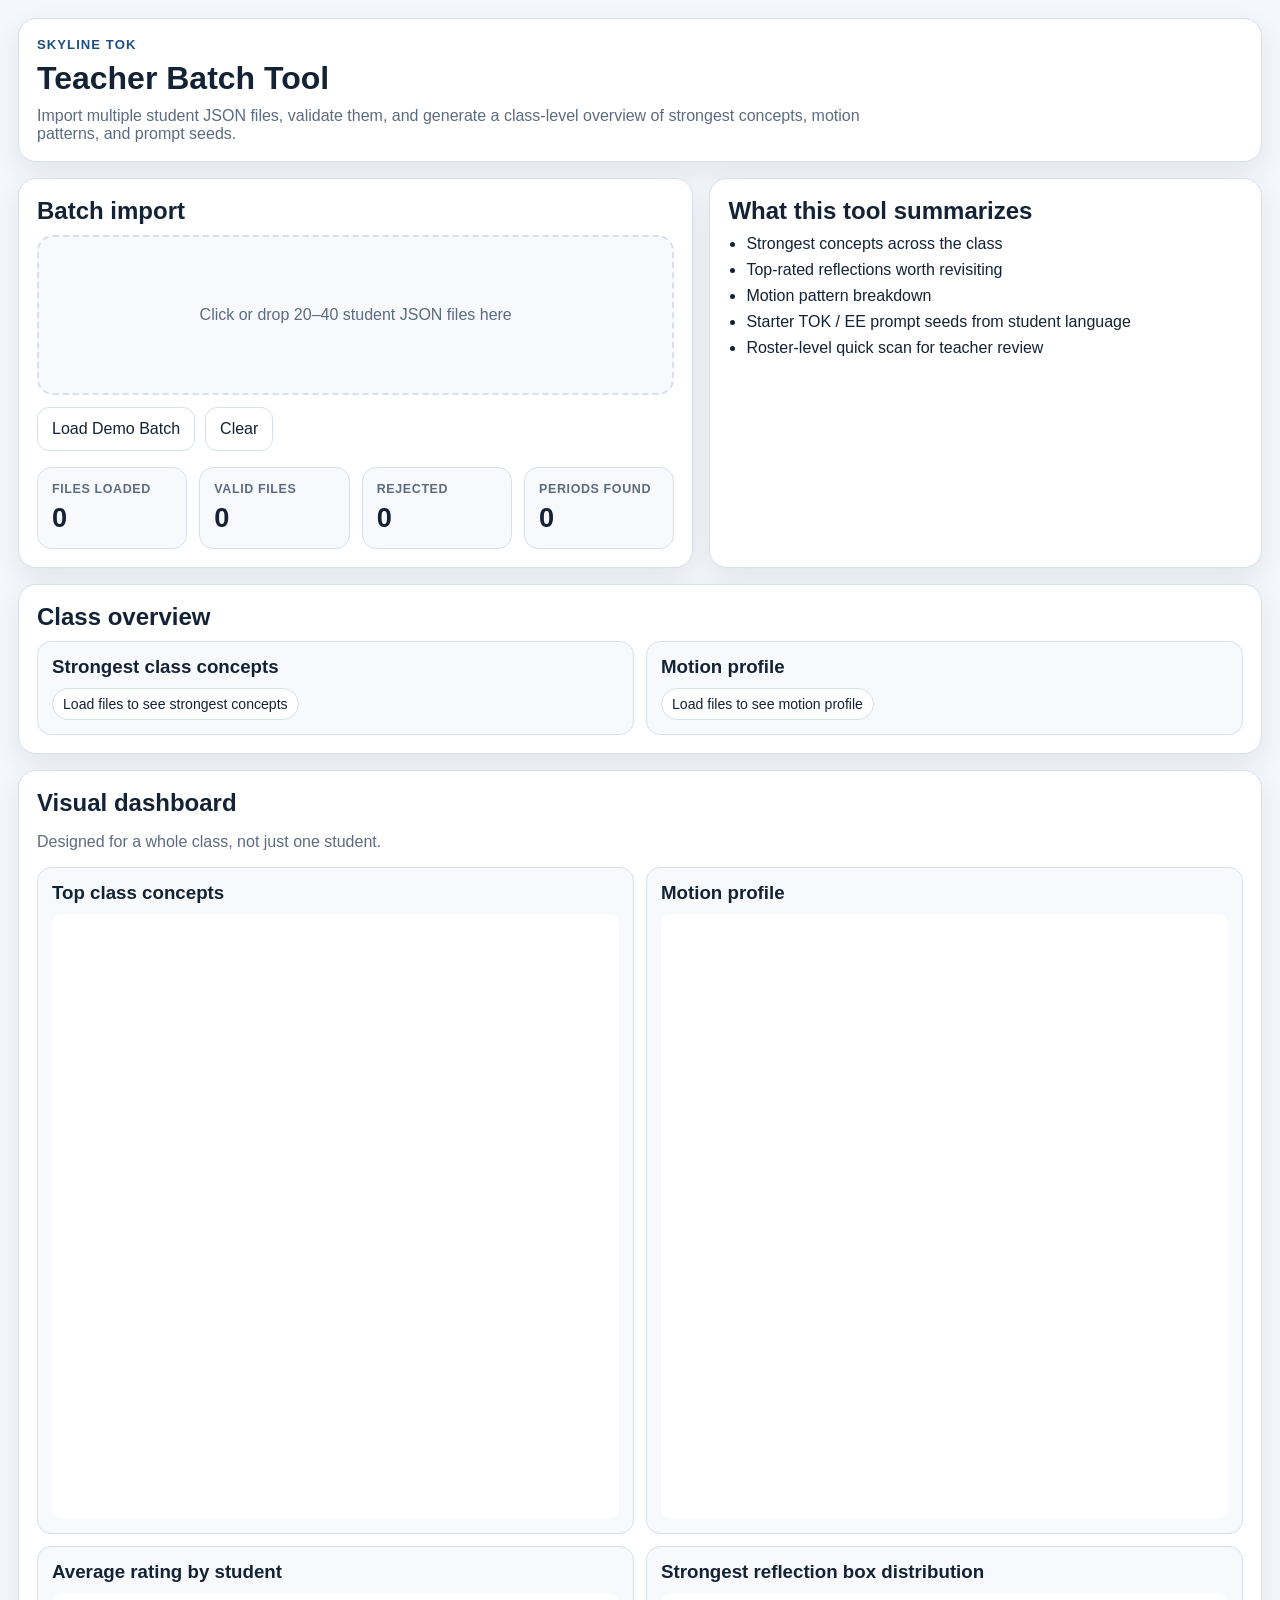
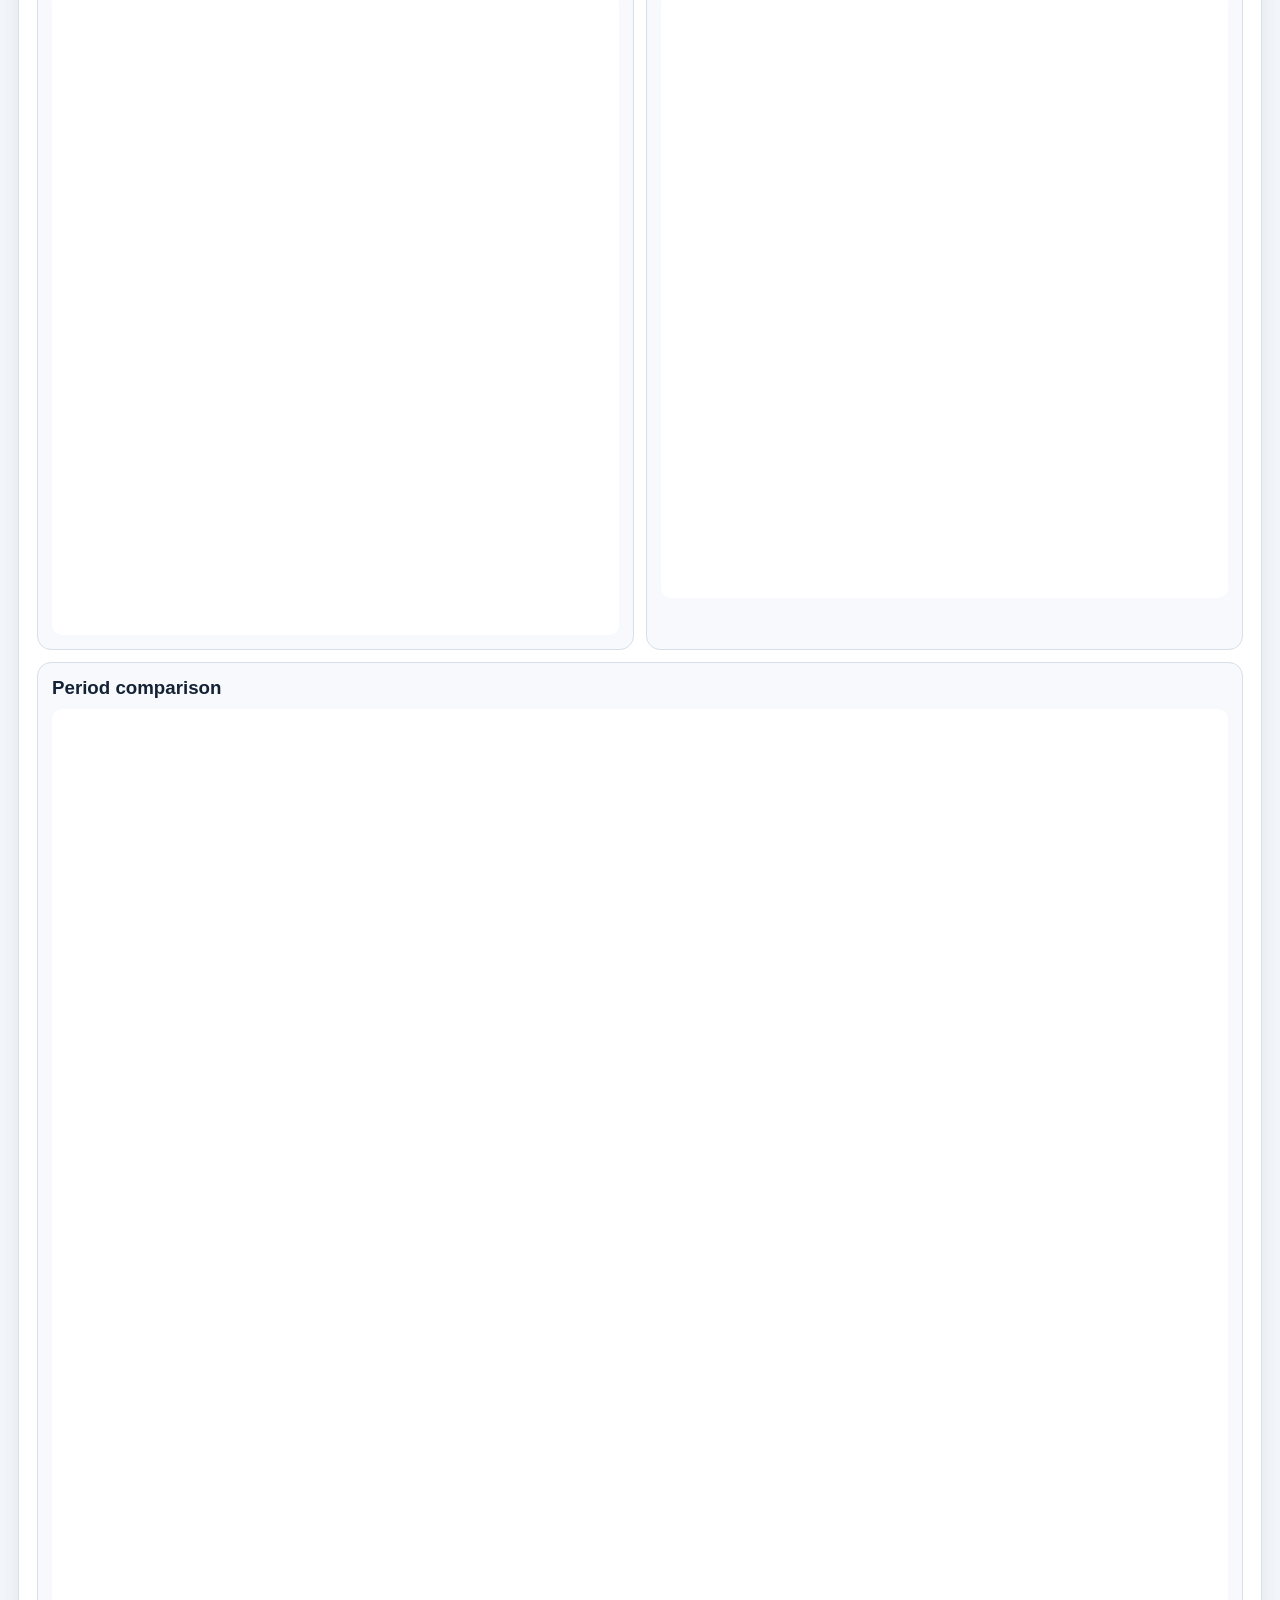
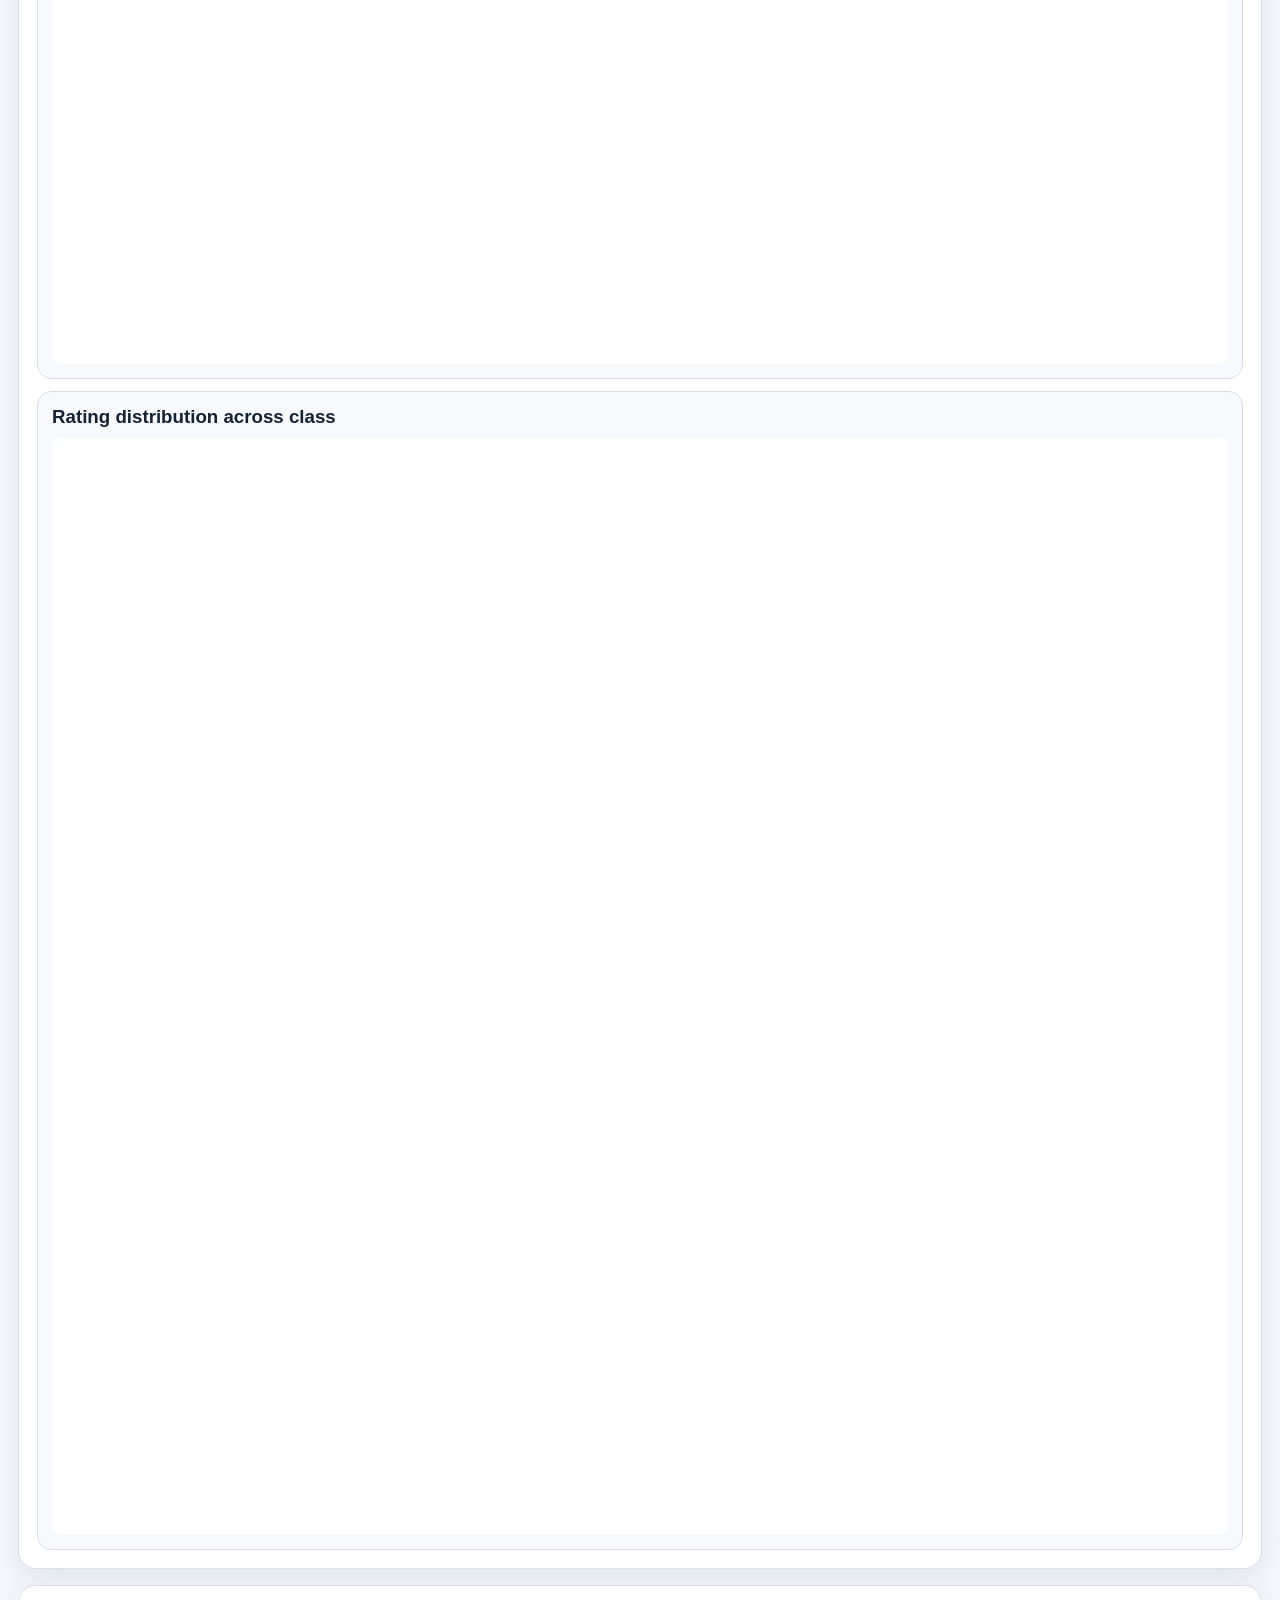
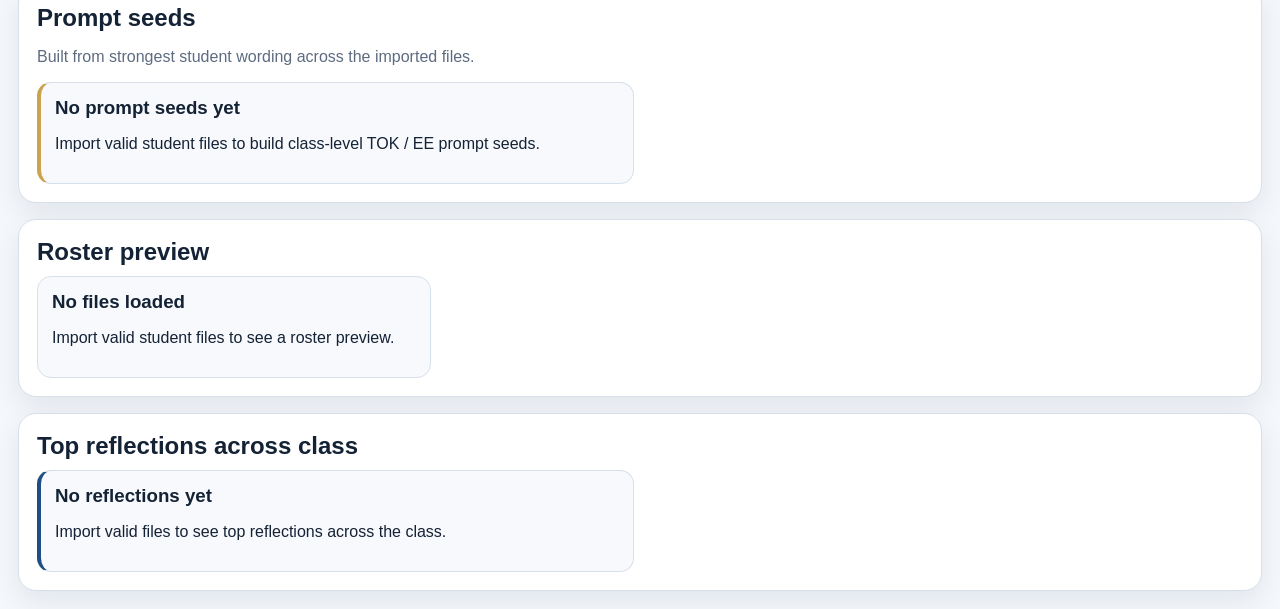
<file: teacher-batch/index.html>
<!DOCTYPE html>
<html lang="en">
<head>
  <meta charset="UTF-8" />
  <meta name="viewport" content="width=device-width, initial-scale=1.0" />
  <title>Teacher Batch Tool</title>
  <link rel="stylesheet" href="style.css" />
  <link rel="icon" href="data:,">
</head>
<body>
  <main class="wrap">
    <header class="hero">
      <p class="eyebrow">Skyline TOK</p>
      <h1>Teacher Batch Tool</h1>
      <p>Import multiple student JSON files, validate them, and generate a class-level overview of strongest concepts, motion patterns, and prompt seeds.</p>
    </header>

    <section class="grid top-grid">
      <section class="card">
        <h2>Batch import</h2>

        <label class="dropzone">
          <input id="fileInput" type="file" accept=".json,application/json" multiple />
          <span>Click or drop 20–40 student JSON files here</span>
        </label>

        <div class="toolbar">
          <button id="loadDemoBtn" type="button">Load Demo Batch</button>
          <button id="clearBtn" type="button">Clear</button>
        </div>

        <div class="stats-grid">
          <div class="stat">
            <div class="label">Files loaded</div>
            <div class="value" id="filesLoaded">0</div>
          </div>
          <div class="stat">
            <div class="label">Valid files</div>
            <div class="value" id="validCount">0</div>
          </div>
          <div class="stat">
            <div class="label">Rejected</div>
            <div class="value" id="rejectedCount">0</div>
          </div>
          <div class="stat">
            <div class="label">Periods found</div>
            <div class="value" id="periodCount">0</div>
          </div>
        </div>
      </section>

      <section class="card">
        <h2>What this tool summarizes</h2>
        <ul class="goal-list">
          <li>Strongest concepts across the class</li>
          <li>Top-rated reflections worth revisiting</li>
          <li>Motion pattern breakdown</li>
          <li>Starter TOK / EE prompt seeds from student language</li>
          <li>Roster-level quick scan for teacher review</li>
        </ul>
      </section>
    </section>

    <section class="card">
      <h2>Class overview</h2>
      <div class="overview-grid">
        <div class="overview-card">
          <h3>Strongest class concepts</h3>
          <div id="topConcepts" class="chip-list"></div>
        </div>
        <div class="overview-card">
          <h3>Motion profile</h3>
          <div id="motionSummary" class="chip-list"></div>
        </div>
      </div>
    </section>

    <section class="card">
      <h2>Visual dashboard</h2>
      <p class="muted">Designed for a whole class, not just one student.</p>
      <div class="chart-grid">
        <div class="chart-card">
          <h3>Top class concepts</h3>
          <canvas id="conceptChart" height="320"></canvas>
        </div>
        <div class="chart-card">
          <h3>Motion profile</h3>
          <canvas id="motionChart" height="320"></canvas>
        </div>
        <div class="chart-card">
          <h3>Average rating by student</h3>
          <canvas id="studentChart" height="340"></canvas>
        </div>
        <div class="chart-card">
          <h3>Strongest reflection box distribution</h3>
          <canvas id="slotChart" height="320"></canvas>
        </div>
        <div class="chart-card span-2">
          <h3>Period comparison</h3>
          <canvas id="periodChart" height="320"></canvas>
        </div>
        <div class="chart-card span-2">
          <h3>Rating distribution across class</h3>
          <canvas id="ratingChart" height="280"></canvas>
        </div>
      </div>
    </section>

    <section class="card">
      <h2>Prompt seeds</h2>
      <p class="muted">Built from strongest student wording across the imported files.</p>
      <div id="promptCards" class="prompt-grid"></div>
    </section>

    <section class="card">
      <h2>Roster preview</h2>
      <div id="rosterCards" class="roster-grid"></div>
    </section>

    <section class="card">
      <h2>Top reflections across class</h2>
      <div id="reflectionCards" class="reflection-grid"></div>
    </section>
  </main>

  <script src="app.js"></script>
</body>
</html>
</file>
<file: styles.css>
:root {
  --bg: #0b1020;
  --bg-soft: #121933;
  --panel: rgba(18, 25, 51, 0.76);
  --panel-strong: rgba(15, 22, 44, 0.92);
  --text: #f5f7fb;
  --muted: #b6bfd6;
  --line: rgba(255, 255, 255, 0.12);
  --glow: rgba(120, 164, 255, 0.28);
  --shadow: 0 20px 60px rgba(0, 0, 0, 0.45);
}

* {
  box-sizing: border-box;
}

html {
  scroll-behavior: smooth;
}

body {
  margin: 0;
  font-family: "Inter", Arial, Helvetica, sans-serif;
  background:
    radial-gradient(circle at top left, rgba(98, 128, 255, 0.22), transparent 28%),
    radial-gradient(circle at top right, rgba(72, 219, 251, 0.12), transparent 25%),
    linear-gradient(180deg, #060912 0%, #0b1020 42%, #0d1428 100%);
  color: var(--text);
}

.hero {
  position: relative;
  min-height: 82vh;
  display: flex;
  align-items: flex-end;
  padding: 4rem clamp(1.2rem, 3vw, 3rem);
  overflow: hidden;
}

.hero::before {
  content: "";
  position: absolute;
  inset: 0;
  background:
    linear-gradient(90deg, rgba(4, 7, 15, 0.84) 0%, rgba(4, 7, 15, 0.55) 50%, rgba(4, 7, 15, 0.22) 100%),
    radial-gradient(circle at 75% 30%, rgba(115, 145, 255, 0.18), transparent 24%);
}

.hero-overlay {
  position: absolute;
  inset: 0;
  background-image:
    linear-gradient(rgba(255,255,255,0.03) 1px, transparent 1px),
    linear-gradient(90deg, rgba(255,255,255,0.03) 1px, transparent 1px);
  background-size: 36px 36px;
  mask-image: linear-gradient(180deg, rgba(0,0,0,0.7), transparent 90%);
}

.hero-content {
  position: relative;
  z-index: 2;
  max-width: 760px;
}

.eyebrow {
  margin: 0 0 0.75rem;
  color: #b7c5ff;
  text-transform: uppercase;
  letter-spacing: 0.16em;
  font-size: 0.8rem;
  font-weight: 700;
}

.hero h1 {
  margin: 0;
  font-size: clamp(2.6rem, 7vw, 5.6rem);
  line-height: 0.95;
  letter-spacing: -0.04em;
}

.hero-text {
  max-width: 680px;
  color: var(--muted);
  font-size: clamp(1rem, 2vw, 1.18rem);
  line-height: 1.7;
  margin: 1.1rem 0 0;
}

.hero-actions {
  display: flex;
  gap: 0.9rem;
  flex-wrap: wrap;
  margin-top: 1.6rem;
}

.button {
  display: inline-flex;
  align-items: center;
  justify-content: center;
  min-width: 160px;
  padding: 0.95rem 1.25rem;
  border-radius: 999px;
  text-decoration: none;
  font-weight: 700;
  transition: transform 0.22s ease, box-shadow 0.22s ease, background 0.22s ease;
}

.button:hover {
  transform: translateY(-2px);
}

.button-primary {
  background: #f5f7fb;
  color: #08101f;
  box-shadow: 0 12px 30px rgba(255,255,255,0.14);
}

.button-secondary {
  background: rgba(255,255,255,0.08);
  color: var(--text);
  border: 1px solid var(--line);
}

main {
  padding: 0 clamp(1rem, 3vw, 2.25rem) 4rem;
}

.section {
  margin-top: 2rem;
}

.section-header {
  margin-bottom: 1.25rem;
}

.section-header h2 {
  margin: 0 0 0.4rem;
  font-size: clamp(1.55rem, 2.8vw, 2.2rem);
}

.section-header p {
  margin: 0;
  color: var(--muted);
  line-height: 1.6;
}

.tile-grid {
  display: grid;
  grid-template-columns: repeat(auto-fit, minmax(240px, 1fr));
  gap: 1.15rem;
}

.tile {
  position: relative;
  min-height: 340px;
  border-radius: 24px;
  overflow: hidden;
  background: linear-gradient(180deg, rgba(255,255,255,0.06), rgba(255,255,255,0.02));
  border: 1px solid var(--line);
  box-shadow: var(--shadow);
  transform: perspective(1200px) translateY(0) scale(1);
  transition: transform 0.28s ease, box-shadow 0.28s ease, border-color 0.28s ease;
  isolation: isolate;
}

.tile::after {
  content: "";
  position: absolute;
  inset: 0;
  background: linear-gradient(180deg, rgba(7, 10, 20, 0.08) 0%, rgba(7, 10, 20, 0.88) 78%);
  z-index: 1;
}

.tile:hover {
  transform: perspective(1200px) translateY(-8px) scale(1.02);
  box-shadow: 0 26px 70px rgba(0, 0, 0, 0.52), 0 0 0 1px rgba(255,255,255,0.04), 0 0 35px var(--glow);
  border-color: rgba(154, 182, 255, 0.42);
}

.featured-tile {
  grid-column: span 2;
}

.tile-backdrop {
  position: absolute;
  inset: 0;
  z-index: 0;
  transform: scale(1.04);
  transition: transform 0.45s ease, filter 0.45s ease;
}

.tile:hover .tile-backdrop {
  transform: scale(1.1);
  filter: brightness(1.08);
}

.tile-backdrop-1 {
  background:
    radial-gradient(circle at 18% 18%, rgba(255,255,255,0.18), transparent 18%),
    linear-gradient(135deg, rgba(88, 129, 255, 0.6), rgba(35, 56, 110, 0.2)),
    linear-gradient(180deg, #1a2450 0%, #08101d 100%);
}

.tile-backdrop-2 {
  background:
    radial-gradient(circle at 78% 20%, rgba(255,210,134,0.24), transparent 16%),
    linear-gradient(135deg, rgba(255, 124, 82, 0.58), rgba(74, 24, 53, 0.28)),
    linear-gradient(180deg, #2b1630 0%, #0f101d 100%);
}

.tile-backdrop-3 {
  background:
    radial-gradient(circle at 72% 26%, rgba(116,255,219,0.2), transparent 18%),
    linear-gradient(135deg, rgba(60, 216, 167, 0.44), rgba(14, 52, 69, 0.26)),
    linear-gradient(180deg, #132f37 0%, #091018 100%);
}

.tile-backdrop-4 {
  background:
    radial-gradient(circle at 18% 18%, rgba(189,164,255,0.2), transparent 15%),
    linear-gradient(135deg, rgba(151, 113, 255, 0.46), rgba(34, 31, 74, 0.28)),
    linear-gradient(180deg, #1d193e 0%, #0c0f1b 100%);
}

.tile-content {
  position: absolute;
  inset: auto 0 0 0;
  z-index: 2;
  padding: 1.25rem;
}

.tile-tag {
  display: inline-block;
  margin-bottom: 0.8rem;
  padding: 0.35rem 0.7rem;
  border-radius: 999px;
  background: rgba(255,255,255,0.13);
  border: 1px solid rgba(255,255,255,0.14);
  color: #e6ecff;
  font-size: 0.78rem;
  font-weight: 700;
  letter-spacing: 0.06em;
  text-transform: uppercase;
}

.tile h3 {
  margin: 0 0 0.55rem;
  font-size: 1.45rem;
}

.tile p {
  margin: 0;
  color: #d3daf0;
  line-height: 1.6;
}

.tile-link {
  margin-top: 1rem;
  padding: 0.7rem 0.95rem;
  border-radius: 999px;
  border: 1px solid rgba(255,255,255,0.16);
  background: rgba(255,255,255,0.08);
  color: var(--text);
  font-weight: 700;
  cursor: pointer;
}

.deck-section {
  margin-top: 3rem;
}

.deck-nav {
  display: flex;
  gap: 0.65rem;
  flex-wrap: wrap;
  margin-bottom: 1rem;
}

.deck-nav a {
  width: 42px;
  height: 42px;
  border-radius: 999px;
  display: inline-flex;
  align-items: center;
  justify-content: center;
  text-decoration: none;
  color: var(--text);
  background: rgba(255,255,255,0.08);
  border: 1px solid var(--line);
  font-weight: 700;
}

.slide {
  min-height: 72vh;
  display: flex;
  align-items: center;
  justify-content: center;
  padding: 1rem 0;
}

.slide-card {
  width: min(980px, 100%);
  background: var(--panel);
  border: 1px solid var(--line);
  border-radius: 28px;
  padding: clamp(1.4rem, 3vw, 2.4rem);
  box-shadow: var(--shadow);
  backdrop-filter: blur(12px);
}

.slide-kicker {
  margin: 0 0 0.75rem;
  color: #9eb2ff;
  text-transform: uppercase;
  letter-spacing: 0.14em;
  font-size: 0.8rem;
  font-weight: 700;
}

.slide-card h2 {
  margin: 0 0 1rem;
  font-size: clamp(1.9rem, 4vw, 3rem);
  line-height: 1.05;
}

.slide-card ul {
  margin: 0;
  padding-left: 1.25rem;
  color: #d8dff3;
  line-height: 1.85;
  font-size: 1.08rem;
}

.slide-quote {
  margin: 0;
  font-size: clamp(2rem, 5vw, 3.6rem);
  line-height: 1.08;
  font-weight: 800;
  letter-spacing: -0.03em;
}

.small-quote {
  max-width: 860px;
  font-size: clamp(1.45rem, 3vw, 2.2rem);
}

.closing-line {
  margin: 1.2rem 0 0;
  color: #ffffff;
  font-size: clamp(1.2rem, 2vw, 1.5rem);
  font-weight: 800;
}

.placeholder-panel {
  padding: 1.4rem;
  border-radius: 22px;
  border: 1px solid var(--line);
  background: var(--panel-strong);
  color: #d6ddf2;
  line-height: 1.75;
  box-shadow: var(--shadow);
}

.reveal {
  opacity: 0;
  transform: translateY(22px);
  transition: opacity 0.65s ease, transform 0.65s ease;
}

.reveal.is-visible {
  opacity: 1;
  transform: translateY(0);
}

@media (max-width: 900px) {
  .featured-tile {
    grid-column: span 1;
  }

  .hero {
    min-height: 72vh;
    align-items: flex-end;
    padding-top: 5rem;
  }
}

@media (max-width: 640px) {
  .tile {
    min-height: 280px;
  }

  .tile-content {
    padding: 1rem;
  }

  .deck-nav a {
    width: 38px;
    height: 38px;
  }

  .slide {
    min-height: 60vh;
  }
}
</file>
<file: spiral-time-commitment-calculator/style.css>
* {
  box-sizing: border-box;
}

:root {
  --bg: #f4f7fb;
  --paper: #ffffff;
  --paper-2: #f7f9fc;
  --ink: #142235;
  --muted: #5d6b80;
  --line: #d7e0ea;
  --blue: #1f4f82;
  --shadow: 0 10px 28px rgba(18, 36, 64, 0.08);
}

body {
  margin: 0;
  padding: 18px;
  font-family: Arial, Helvetica, sans-serif;
  background: var(--bg);
  color: var(--ink);
}

.wrap {
  max-width: 1100px;
  margin: 0 auto;
  display: grid;
  gap: 16px;
}

.hero,
.card {
  background: var(--paper);
  border: 1px solid var(--line);
  border-radius: 18px;
  box-shadow: var(--shadow);
  padding: 18px;
}

.eyebrow {
  margin: 0 0 8px 0;
  color: var(--blue);
  text-transform: uppercase;
  letter-spacing: 0.08em;
  font-weight: 700;
  font-size: 0.82rem;
}

h1, h2 {
  margin: 0 0 10px 0;
}

.hero p:last-child {
  margin: 0;
  color: var(--muted);
  max-width: 800px;
}

.grid {
  display: grid;
  grid-template-columns: minmax(280px, 360px) minmax(0, 1fr);
  gap: 16px;
}

label {
  display: block;
  margin: 12px 0 6px;
  font-weight: 700;
  color: var(--muted);
}

input {
  width: 100%;
  border: 1px solid var(--line);
  border-radius: 12px;
  padding: 12px;
  font: inherit;
  color: var(--ink);
  background: #fff;
}

.quick-buttons {
  display: flex;
  flex-wrap: wrap;
  gap: 10px;
  margin-top: 14px;
}

button {
  border: 1px solid var(--line);
  background: #fff;
  color: var(--ink);
  border-radius: 12px;
  padding: 10px 12px;
  cursor: pointer;
  font: inherit;
}

button:hover {
  border-color: var(--blue);
}

.summary-box {
  margin-top: 16px;
  border: 1px solid var(--line);
  border-radius: 14px;
  background: var(--paper-2);
  padding: 14px;
}

.summary-label {
  font-size: 0.8rem;
  color: var(--muted);
  text-transform: uppercase;
  letter-spacing: 0.05em;
  font-weight: 700;
  margin-bottom: 6px;
}

.summary-text {
  font-size: 1.05rem;
  font-weight: 700;
}

.table-wrap {
  overflow-x: auto;
}

table {
  width: 100%;
  border-collapse: collapse;
}

th, td {
  text-align: left;
  padding: 12px 10px;
  border-bottom: 1px solid var(--line);
}

th {
  color: var(--muted);
  font-size: 0.9rem;
  text-transform: uppercase;
  letter-spacing: 0.04em;
}

tbody tr:nth-child(1) td:first-child { border-left: 5px solid #b7d7a8; }
tbody tr:nth-child(2) td:first-child { border-left: 5px solid #f9cb9c; }
tbody tr:nth-child(3) td:first-child { border-left: 5px solid #9fc5f8; }
tbody tr:nth-child(4) td:first-child { border-left: 5px solid #d9b3ff; }

.notes-card ul {
  margin: 0;
  padding-left: 18px;
}

.notes-card li {
  margin: 8px 0;
}

@media (max-width: 860px) {
  .grid {
    grid-template-columns: 1fr;
  }

  body {
    padding: 10px;
  }
}
</file>
<file: student-maker/style.css>
body {
  font-family: Arial;
  background: #f4f7fb;
  padding: 20px;
}

.wrap {
  max-width: 1000px;
  margin: auto;
}

.grid {
  display: grid;
  grid-template-columns: 1fr 1fr;
  gap: 20px;
}

.card {
  background: white;
  padding: 20px;
  border-radius: 12px;
}

input,
select {
  display: block;
  width: 100%;
  margin-bottom: 10px;
  padding: 10px;
  font: inherit;
}

label {
  display: block;
  margin-bottom: 6px;
  font-weight: 600;
}

button {
  padding: 10px;
  cursor: pointer;
  font: inherit;
}

pre {
  white-space: pre-wrap;
  word-break: break-word;
}

@media (max-width: 900px) {
  .grid {
    grid-template-columns: 1fr;
  }
}
</file>
<file: teacher-batch/style.css>
* {
  box-sizing: border-box;
}

:root {
  --bg: #f4f7fb;
  --paper: #ffffff;
  --paper-2: #f7f9fc;
  --ink: #142235;
  --muted: #5d6b80;
  --line: #d7e0ea;
  --blue: #1f4f82;
  --gold: #c9a44c;
  --shadow: 0 10px 28px rgba(18, 36, 64, 0.08);
}

body {
  margin: 0;
  padding: 18px;
  font-family: Arial, Helvetica, sans-serif;
  background: var(--bg);
  color: var(--ink);
}

.wrap {
  max-width: 1320px;
  margin: 0 auto;
  display: grid;
  gap: 16px;
}

.hero,
.card {
  background: var(--paper);
  border: 1px solid var(--line);
  border-radius: 18px;
  box-shadow: var(--shadow);
  padding: 18px;
}

.eyebrow {
  margin: 0 0 8px 0;
  color: var(--blue);
  text-transform: uppercase;
  letter-spacing: 0.08em;
  font-weight: 700;
  font-size: 0.82rem;
}

h1, h2, h3 {
  margin: 0 0 10px 0;
}

.hero p:last-child {
  margin: 0;
  color: var(--muted);
  max-width: 850px;
}

.muted {
  color: var(--muted);
}

.grid {
  display: grid;
  gap: 16px;
}

.top-grid {
  grid-template-columns: minmax(0, 1.1fr) minmax(0, 0.9fr);
}

.dropzone {
  display: grid;
  place-items: center;
  min-height: 160px;
  border: 2px dashed var(--line);
  border-radius: 16px;
  background: var(--paper-2);
  text-align: center;
  padding: 16px;
  cursor: pointer;
  color: var(--muted);
}

.dropzone input {
  display: none;
}

.toolbar {
  display: flex;
  gap: 10px;
  margin-top: 12px;
  flex-wrap: wrap;
}

button {
  border: 1px solid var(--line);
  background: #fff;
  color: var(--ink);
  border-radius: 12px;
  padding: 12px 14px;
  cursor: pointer;
  font: inherit;
}

button:hover {
  border-color: var(--blue);
}

.stats-grid {
  display: grid;
  grid-template-columns: repeat(4, minmax(0, 1fr));
  gap: 12px;
  margin-top: 16px;
}

.stat,
.overview-card,
.roster-card,
.prompt-card,
.reflection-card,
.chart-card {
  border: 1px solid var(--line);
  border-radius: 14px;
  background: var(--paper-2);
  padding: 14px;
}

.label {
  color: var(--muted);
  text-transform: uppercase;
  font-size: 0.78rem;
  letter-spacing: 0.05em;
  margin-bottom: 6px;
  font-weight: 700;
}

.value {
  font-size: 1.7rem;
  font-weight: 700;
}

.goal-list {
  margin: 0;
  padding-left: 18px;
}

.goal-list li {
  margin: 8px 0;
}

.overview-grid {
  display: grid;
  grid-template-columns: repeat(2, minmax(0, 1fr));
  gap: 12px;
}

.chip-list {
  display: flex;
  flex-wrap: wrap;
  gap: 8px;
}

.chip {
  border: 1px solid var(--line);
  background: #fff;
  padding: 7px 10px;
  border-radius: 999px;
  font-size: 0.88rem;
}

.chart-grid {
  display: grid;
  grid-template-columns: repeat(2, minmax(0, 1fr));
  gap: 12px;
}

.chart-card.span-2 {
  grid-column: span 2;
}

canvas {
  width: 100%;
  height: auto;
  display: block;
  background: #fff;
  border-radius: 10px;
}

.prompt-grid,
.roster-grid,
.reflection-grid {
  display: grid;
  gap: 12px;
}

.prompt-grid {
  grid-template-columns: repeat(2, minmax(0, 1fr));
}

.roster-grid {
  grid-template-columns: repeat(3, minmax(0, 1fr));
}

.reflection-grid {
  grid-template-columns: repeat(2, minmax(0, 1fr));
}

.prompt-card {
  border-left: 4px solid var(--gold);
}

.reflection-card {
  border-left: 4px solid var(--blue);
}

.meta {
  font-size: 0.9rem;
  color: var(--muted);
  margin-bottom: 8px;
}

.quote {
  border: 1px solid var(--line);
  background: #fff;
  border-radius: 12px;
  padding: 12px;
  margin-top: 10px;
  font-style: italic;
}

@media (max-width: 1100px) {
  .roster-grid {
    grid-template-columns: repeat(2, minmax(0, 1fr));
  }
}

@media (max-width: 900px) {
  .top-grid,
  .overview-grid,
  .prompt-grid,
  .roster-grid,
  .reflection-grid,
  .stats-grid,
  .chart-grid {
    grid-template-columns: 1fr;
  }

  .chart-card.span-2 {
    grid-column: auto;
  }

  body {
    padding: 10px;
  }
}
</file>
